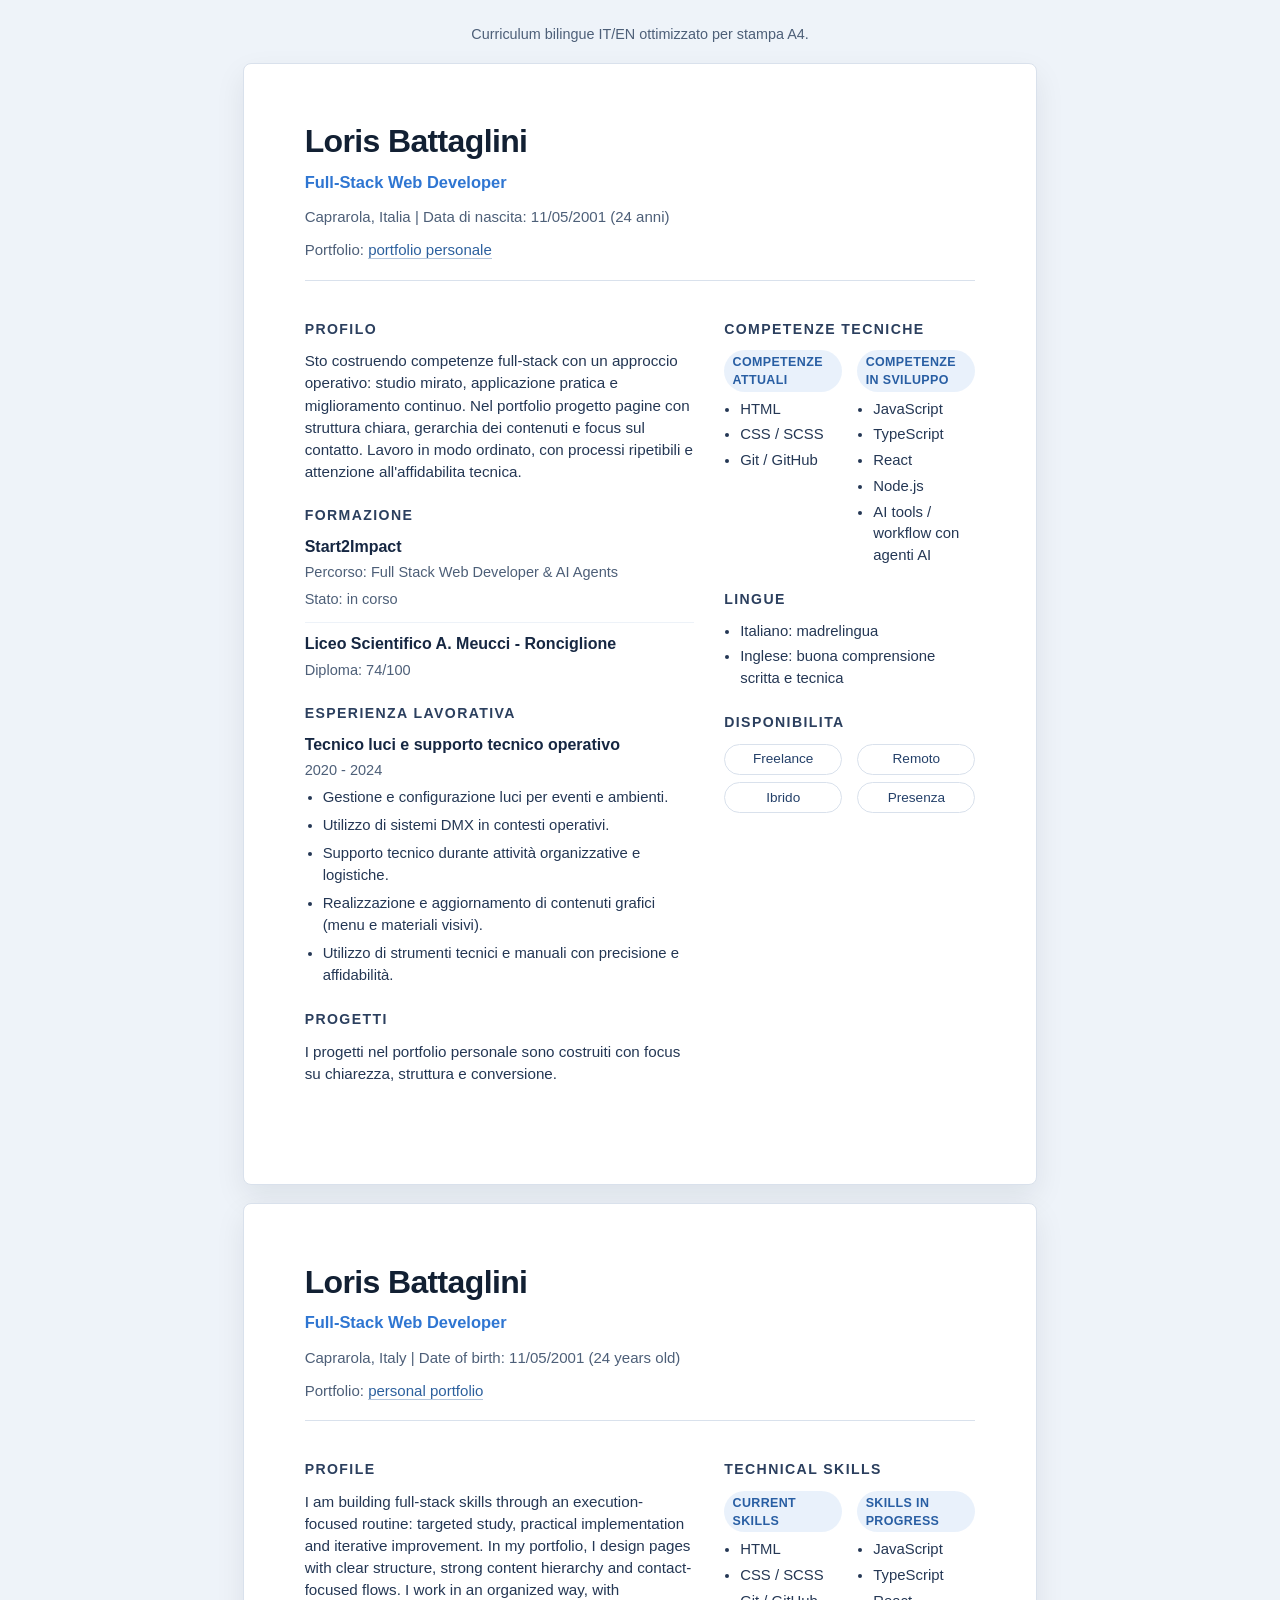
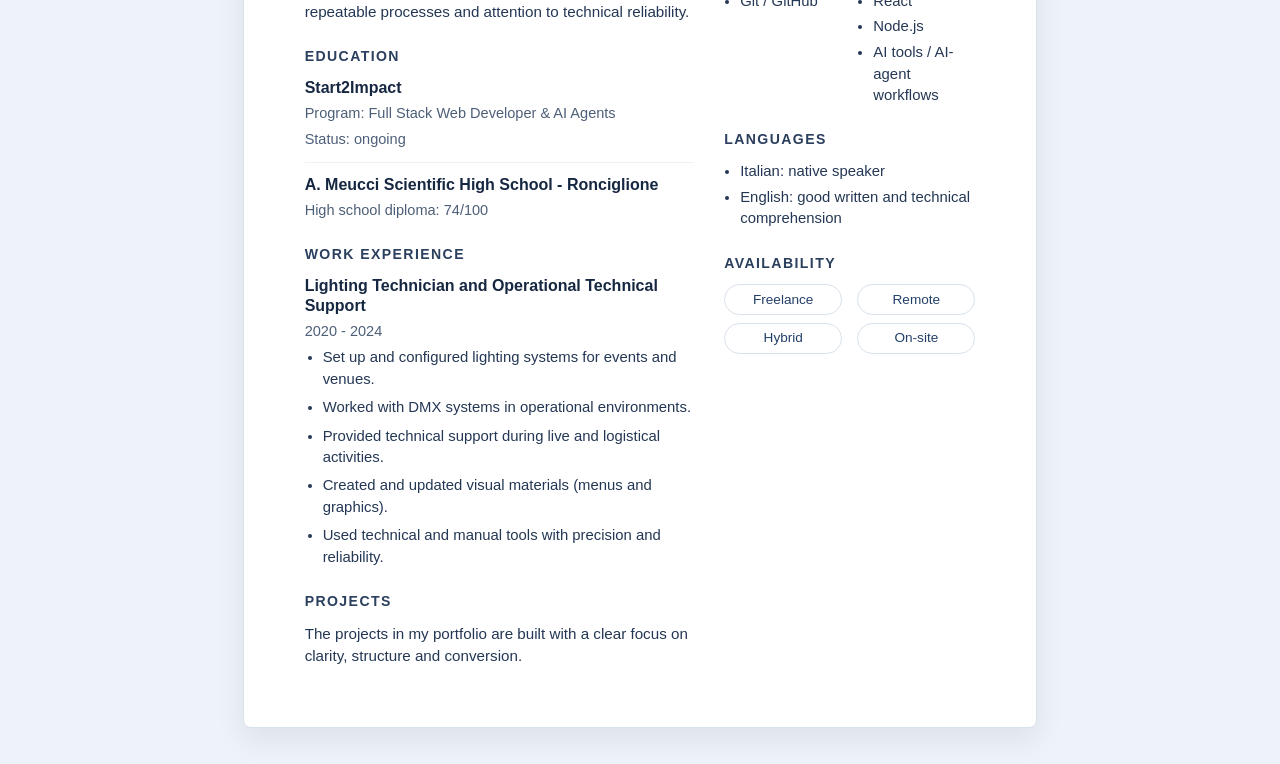
<file: assets/html/curriculum.html>
﻿<!DOCTYPE html>
<html lang="it">
<head>
  <meta charset="UTF-8">
  <meta name="viewport" content="width=device-width, initial-scale=1.0">
  <title>Loris Battaglini | Curriculum Vitae</title>
  <meta name="description" content="Curriculum professionale di Loris Battaglini, Full-Stack Web Developer.">
  <style>
    :root {
      --ink: #122033;
      --muted: #4d5f78;
      --line: #d9e1ec;
      --accent: #2f76d2;
      --paper: #ffffff;
      --bg: #eef3f9;
    }

    * {
      box-sizing: border-box;
    }

    body {
      margin: 0;
      font-family: "Segoe UI", "Manrope", "Inter", Arial, sans-serif;
      color: var(--ink);
      background: var(--bg);
      line-height: 1.45;
    }

    .cv-wrapper {
      width: min(100%, 980px);
      margin: 0 auto;
      padding: 24px 12px 36px;
      display: grid;
      gap: 18px;
    }

    .screen-note {
      margin: 0;
      color: var(--muted);
      text-align: center;
      font-size: 0.9rem;
    }

    .page {
      width: 210mm;
      min-height: 297mm;
      margin: 0 auto;
      background: var(--paper);
      border: 1px solid var(--line);
      border-radius: 8px;
      box-shadow: 0 12px 30px rgba(12, 24, 40, 0.08);
      padding: 16mm;
      display: grid;
      grid-template-rows: auto 1fr;
      gap: 10mm;
    }

    .cv-header {
      display: grid;
      gap: 3mm;
      border-bottom: 1px solid var(--line);
      padding-bottom: 5mm;
    }

    .cv-header h1 {
      margin: 0;
      font-size: 2rem;
      line-height: 1.1;
      letter-spacing: -0.02em;
    }

    .role {
      margin: 0;
      color: var(--accent);
      font-weight: 600;
      font-size: 1.03rem;
    }

    .meta {
      margin: 0;
      color: var(--muted);
      font-size: 0.94rem;
    }

    .portfolio-link {
      color: #2c609e;
      text-decoration: none;
      border-bottom: 1px solid rgba(44, 96, 158, 0.35);
      transition: color 0.2s ease, border-color 0.2s ease;
    }

    .portfolio-link:hover {
      color: #204f88;
      border-bottom-color: rgba(32, 79, 136, 0.5);
    }

    .cv-body {
      display: grid;
      grid-template-columns: 1.55fr 1fr;
      gap: 8mm;
      align-items: start;
    }

    .main,
    .side {
      display: grid;
      gap: 6mm;
      align-content: start;
    }

    section {
      display: grid;
      gap: 3mm;
    }

    h2 {
      margin: 0;
      font-size: 0.88rem;
      letter-spacing: 0.1em;
      text-transform: uppercase;
      color: #2b3f5e;
      font-weight: 700;
    }

    h3 {
      margin: 0;
      font-size: 1rem;
      font-weight: 600;
      line-height: 1.25;
      color: #162742;
    }

    p {
      margin: 0;
      color: #243754;
      font-size: 0.95rem;
    }

    .muted {
      color: var(--muted);
      font-size: 0.91rem;
    }

    ul {
      margin: 0;
      padding-left: 18px;
      display: grid;
      gap: 1.8mm;
    }

    li {
      color: #243754;
      font-size: 0.93rem;
    }

    .item {
      display: grid;
      gap: 1.4mm;
      padding-bottom: 3.2mm;
      border-bottom: 1px solid #edf2f8;
    }

    .item:last-child {
      padding-bottom: 0;
      border-bottom: 0;
    }

    .skills-grid {
      display: grid;
      grid-template-columns: 1fr 1fr;
      gap: 4mm;
    }

    .badge-label {
      display: inline-block;
      margin-bottom: 1.8mm;
      padding: 0.7mm 2.2mm;
      border-radius: 999px;
      background: rgba(47, 118, 210, 0.1);
      color: #285ea3;
      font-size: 0.78rem;
      font-weight: 600;
      letter-spacing: 0.03em;
      text-transform: uppercase;
    }

    .compact-list {
      padding-left: 16px;
      gap: 1.1mm;
    }

    .availability-list {
      list-style: none;
      padding-left: 0;
      grid-template-columns: 1fr 1fr;
      display: grid;
      gap: 2mm 4mm;
    }

    .availability-list li {
      border: 1px solid var(--line);
      border-radius: 999px;
      padding: 1.2mm 2.4mm;
      text-align: center;
      font-size: 0.85rem;
      color: #244069;
    }

    @media (max-width: 1050px) {
      .page {
        width: 100%;
        min-height: auto;
      }
    }

    @media (max-width: 760px) {
      .cv-body {
        grid-template-columns: 1fr;
      }
      .skills-grid {
        grid-template-columns: 1fr;
      }
      .availability-list {
        grid-template-columns: 1fr 1fr;
      }
    }

    @media print {
      @page {
        size: A4;
        margin: 10mm;
      }

      body {
        background: #fff;
      }

      .cv-wrapper {
        width: auto;
        max-width: none;
        margin: 0;
        padding: 0;
        gap: 0;
      }

      .screen-note {
        display: none;
      }

      .page {
        width: auto;
        min-height: auto;
        margin: 0;
        border: 0;
        border-radius: 0;
        box-shadow: none;
        padding: 0;
        page-break-after: always;
      }

      .page:last-child {
        page-break-after: auto;
      }
    }
  </style>
</head>
<body>
  <main class="cv-wrapper">
    <p class="screen-note">Curriculum bilingue IT/EN ottimizzato per stampa A4.</p>

    <section class="page page-it" aria-label="Curriculum in italiano">
      <header class="cv-header">
        <h1>Loris Battaglini</h1>
        <p class="role">Full-Stack Web Developer</p>
        <p class="meta">Caprarola, Italia | Data di nascita: 11/05/2001 (24 anni)</p>
        <p class="meta">Portfolio: <a class="portfolio-link" href="../../index.html" target="_blank" rel="noopener noreferrer">portfolio personale</a></p>
      </header>

      <div class="cv-body">
        <div class="main">
          <section>
            <h2>Profilo</h2>
            <p>
              Sto costruendo competenze full-stack con un approccio operativo: studio mirato, applicazione pratica e miglioramento continuo.
              Nel portfolio progetto pagine con struttura chiara, gerarchia dei contenuti e focus sul contatto.
              Lavoro in modo ordinato, con processi ripetibili e attenzione all'affidabilita tecnica.
            </p>
          </section>

          <section>
            <h2>Formazione</h2>
            <article class="item">
              <h3>Start2Impact</h3>
              <p class="muted">Percorso: Full Stack Web Developer &amp; AI Agents</p>
              <p class="muted">Stato: in corso</p>
            </article>
            <article class="item">
              <h3>Liceo Scientifico A. Meucci - Ronciglione</h3>
              <p class="muted">Diploma: 74/100</p>
            </article>
          </section>

          <section>
            <h2>Esperienza lavorativa</h2>
            <article class="item">
              <h3>Tecnico luci e supporto tecnico operativo</h3>
              <p class="muted">2020 - 2024</p>
              <ul>
                <li>Gestione e configurazione luci per eventi e ambienti.</li>
                <li>Utilizzo di sistemi DMX in contesti operativi.</li>
                <li>Supporto tecnico durante attività organizzative e logistiche.</li>
                <li>Realizzazione e aggiornamento di contenuti grafici (menu e materiali visivi).</li>
                <li>Utilizzo di strumenti tecnici e manuali con precisione e affidabilità.</li>
              </ul>
            </article>
          </section>

          <section>
            <h2>Progetti</h2>
            <p>I progetti nel portfolio personale sono costruiti con focus su chiarezza, struttura e conversione.</p>
          </section>
        </div>

        <aside class="side">
          <section>
            <h2>Competenze tecniche</h2>
            <div class="skills-grid">
              <div>
                <span class="badge-label">Competenze attuali</span>
                <ul class="compact-list">
                  <li>HTML</li>
                  <li>CSS / SCSS</li>
                  <li>Git / GitHub</li>
                </ul>
              </div>
              <div>
                <span class="badge-label">Competenze in sviluppo</span>
                <ul class="compact-list">
                  <li>JavaScript</li>
                  <li>TypeScript</li>
                  <li>React</li>
                  <li>Node.js</li>
                  <li>AI tools / workflow con agenti AI</li>
                </ul>
              </div>
            </div>
          </section>

          <section>
            <h2>Lingue</h2>
            <ul class="compact-list">
              <li>Italiano: madrelingua</li>
              <li>Inglese: buona comprensione scritta e tecnica</li>
            </ul>
          </section>

          <section>
            <h2>Disponibilita</h2>
            <ul class="availability-list">
              <li>Freelance</li>
              <li>Remoto</li>
              <li>Ibrido</li>
              <li>Presenza</li>
            </ul>
          </section>
        </aside>
      </div>
    </section>

    <section class="page page-en" aria-label="Resume in English">
      <header class="cv-header">
        <h1>Loris Battaglini</h1>
        <p class="role">Full-Stack Web Developer</p>
        <p class="meta">Caprarola, Italy | Date of birth: 11/05/2001 (24 years old)</p>
        <p class="meta">Portfolio: <a class="portfolio-link" href="../../index.html" target="_blank" rel="noopener noreferrer">personal portfolio</a></p>
      </header>

      <div class="cv-body">
        <div class="main">
          <section>
            <h2>Profile</h2>
            <p>
              I am building full-stack skills through an execution-focused routine: targeted study, practical implementation and iterative improvement.
              In my portfolio, I design pages with clear structure, strong content hierarchy and contact-focused flows.
              I work in an organized way, with repeatable processes and attention to technical reliability.
            </p>
          </section>

          <section>
            <h2>Education</h2>
            <article class="item">
              <h3>Start2Impact</h3>
              <p class="muted">Program: Full Stack Web Developer &amp; AI Agents</p>
              <p class="muted">Status: ongoing</p>
            </article>
            <article class="item">
              <h3>A. Meucci Scientific High School - Ronciglione</h3>
              <p class="muted">High school diploma: 74/100</p>
            </article>
          </section>

          <section>
            <h2>Work experience</h2>
            <article class="item">
              <h3>Lighting Technician and Operational Technical Support</h3>
              <p class="muted">2020 - 2024</p>
              <ul>
                <li>Set up and configured lighting systems for events and venues.</li>
                <li>Worked with DMX systems in operational environments.</li>
                <li>Provided technical support during live and logistical activities.</li>
                <li>Created and updated visual materials (menus and graphics).</li>
                <li>Used technical and manual tools with precision and reliability.</li>
              </ul>
            </article>
          </section>

          <section>
            <h2>Projects</h2>
            <p>The projects in my portfolio are built with a clear focus on clarity, structure and conversion.</p>
          </section>
        </div>

        <aside class="side">
          <section>
            <h2>Technical skills</h2>
            <div class="skills-grid">
              <div>
                <span class="badge-label">Current skills</span>
                <ul class="compact-list">
                  <li>HTML</li>
                  <li>CSS / SCSS</li>
                  <li>Git / GitHub</li>
                </ul>
              </div>
              <div>
                <span class="badge-label">Skills in progress</span>
                <ul class="compact-list">
                  <li>JavaScript</li>
                  <li>TypeScript</li>
                  <li>React</li>
                  <li>Node.js</li>
                  <li>AI tools / AI-agent workflows</li>
                </ul>
              </div>
            </div>
          </section>

          <section>
            <h2>Languages</h2>
            <ul class="compact-list">
              <li>Italian: native speaker</li>
              <li>English: good written and technical comprehension</li>
            </ul>
          </section>

          <section>
            <h2>Availability</h2>
            <ul class="availability-list">
              <li>Freelance</li>
              <li>Remote</li>
              <li>Hybrid</li>
              <li>On-site</li>
            </ul>
          </section>
        </aside>
      </div>
    </section>
  </main>
</body>
</html>
</file>
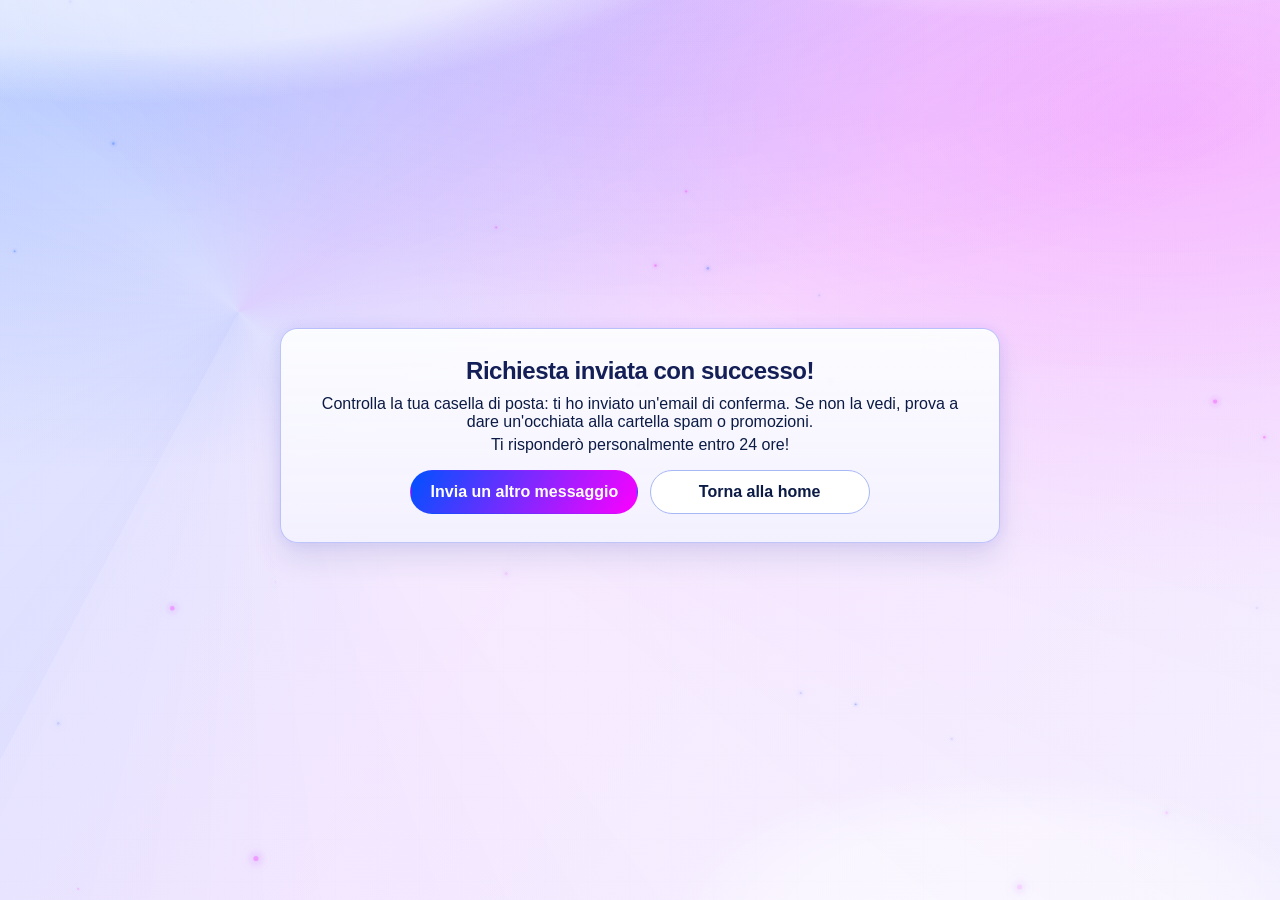
<file: assets/html/form-success.html>
﻿<!DOCTYPE html>
<html lang="it">
<head>
  <meta charset="UTF-8">
  <meta name="viewport" content="width=device-width, initial-scale=1.0">
  <title>Messaggio inviato | Loris Battaglini</title>
  <meta name="description" content="Conferma di invio del form di contatto.">
  <style>
    html.theme-dark,
    html.theme-dark body {
      background: #070f1d;
      color: #f2f7ff;
    }
  </style>
  <script src="../js/theme-preload.js"></script>
  <link rel="icon" type="image/png" href="../img/favicon/favicon_io/favicon-32x32.png">
  <link rel="stylesheet" href="../css/style.css">
  <style>
    .success-actions {
      margin-top: 1rem;
      display: flex;
      gap: 0.7rem;
      justify-content: center;
      flex-wrap: wrap;
    }

    .success-btn {
      display: inline-flex;
      align-items: center;
      justify-content: center;
      min-width: 220px;
      min-height: 44px;
      padding: 0.6rem 1.2rem;
      border-radius: 999px;
      font-weight: 700;
      text-decoration: none;
      border: 1px solid transparent;
    }

    .success-btn-primary {
      background: linear-gradient(120deg, var(--accent), var(--accent-2));
      color: #fff;
    }

    .success-btn-secondary {
      background: #fff;
      color: var(--text);
      border-color: var(--line-strong);
    }
  </style>
</head>
<body>
  <canvas id="universe-canvas" class="universe-canvas" aria-hidden="true"></canvas>
  <main class="site-shell" style="min-height: 100vh; place-content: center;">
    <section class="about-card" style="max-width: 720px; margin: 0 auto; text-align: center;">
      <h1 style="margin-top: 0;" data-success-key="heading">Form inviato con successo.</h1>
      <p style="margin: 0.6rem 0 0;" data-success-key="lineOne">Ti rispondo via email entro 24 ore.</p>
      <p style="margin: 0.35rem 0 0;" data-success-key="lineTwo">Se il progetto e adatto, possiamo sentirci in una breve call.</p>
      <div class="success-actions">
        <a href="../../index.html#form" class="success-btn success-btn-primary" data-success-key="sendAnother">Invia un altro messaggio</a>
        <a href="../../index.html" class="success-btn success-btn-secondary" data-success-key="backHome">Torna alla home</a>
      </div>
    </section>
  </main>

  <script src="../js/form-success.js"></script>
</body>
</html>
</file>
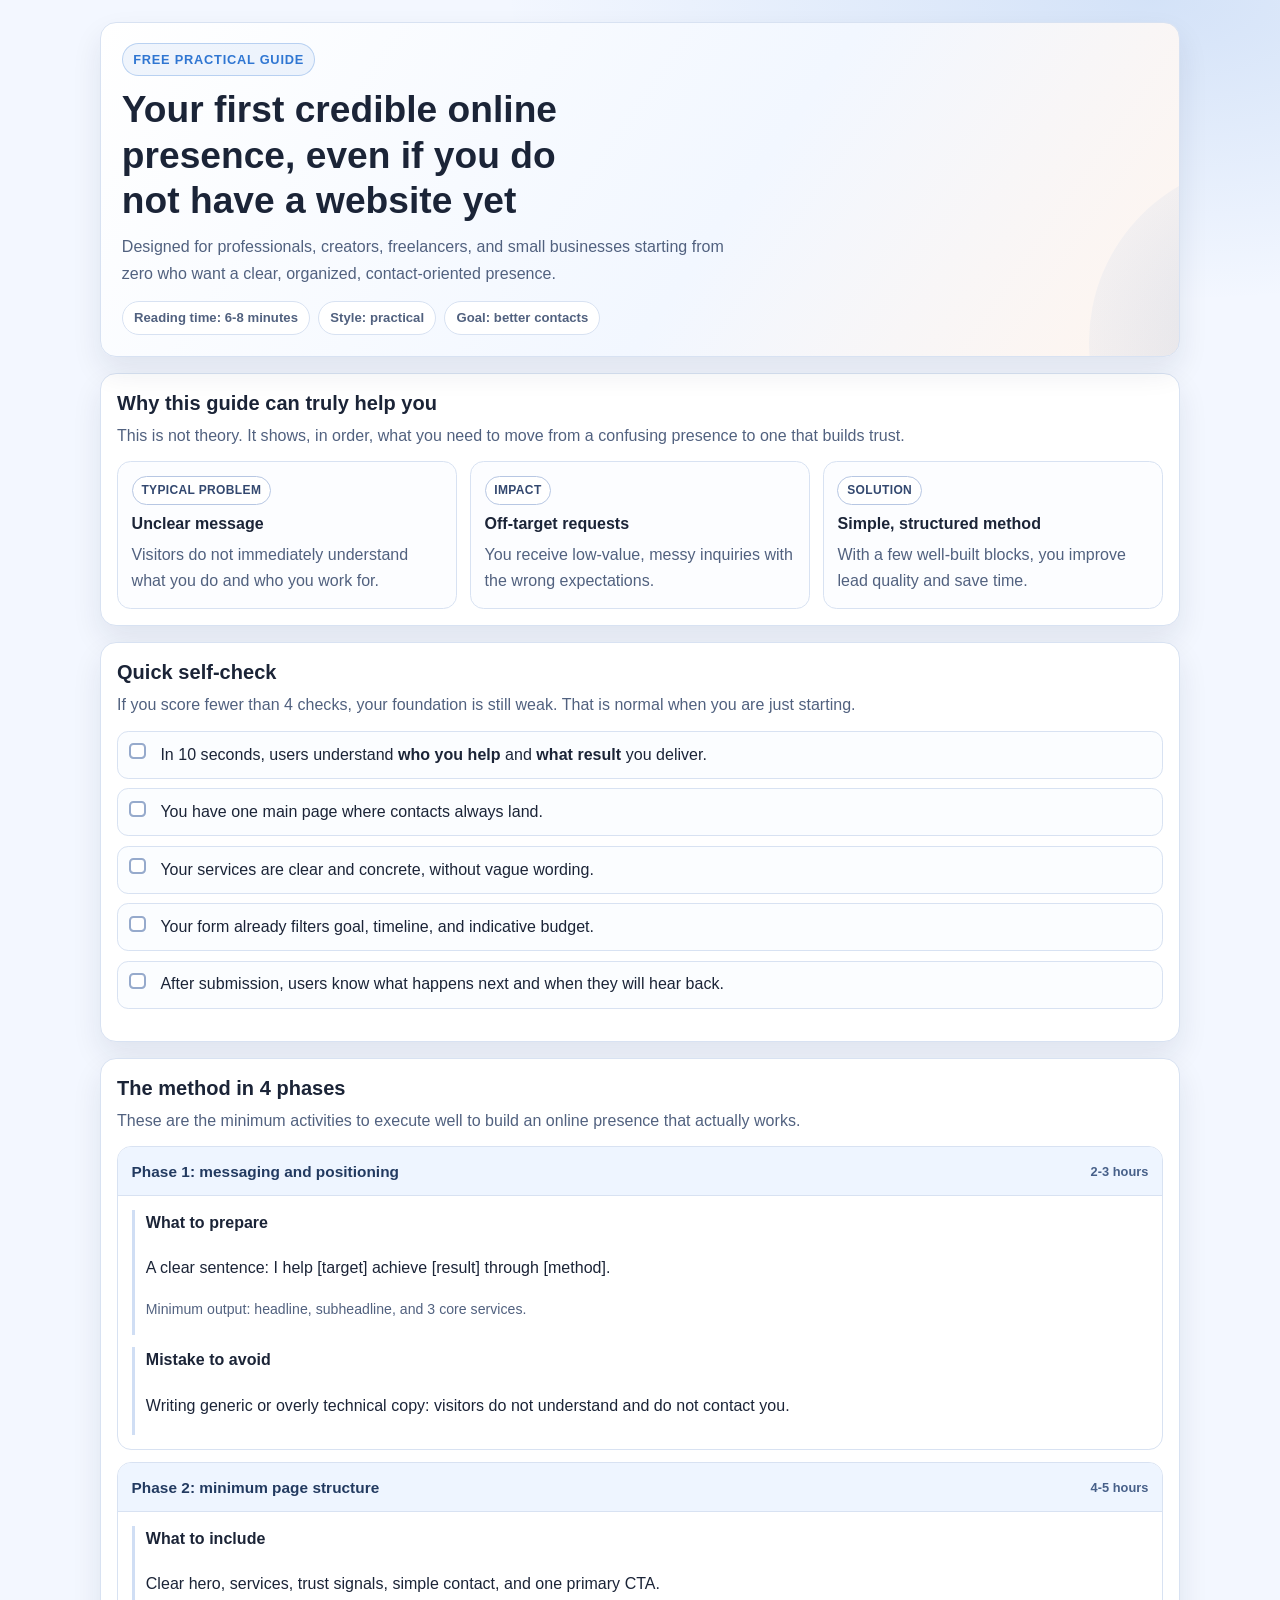
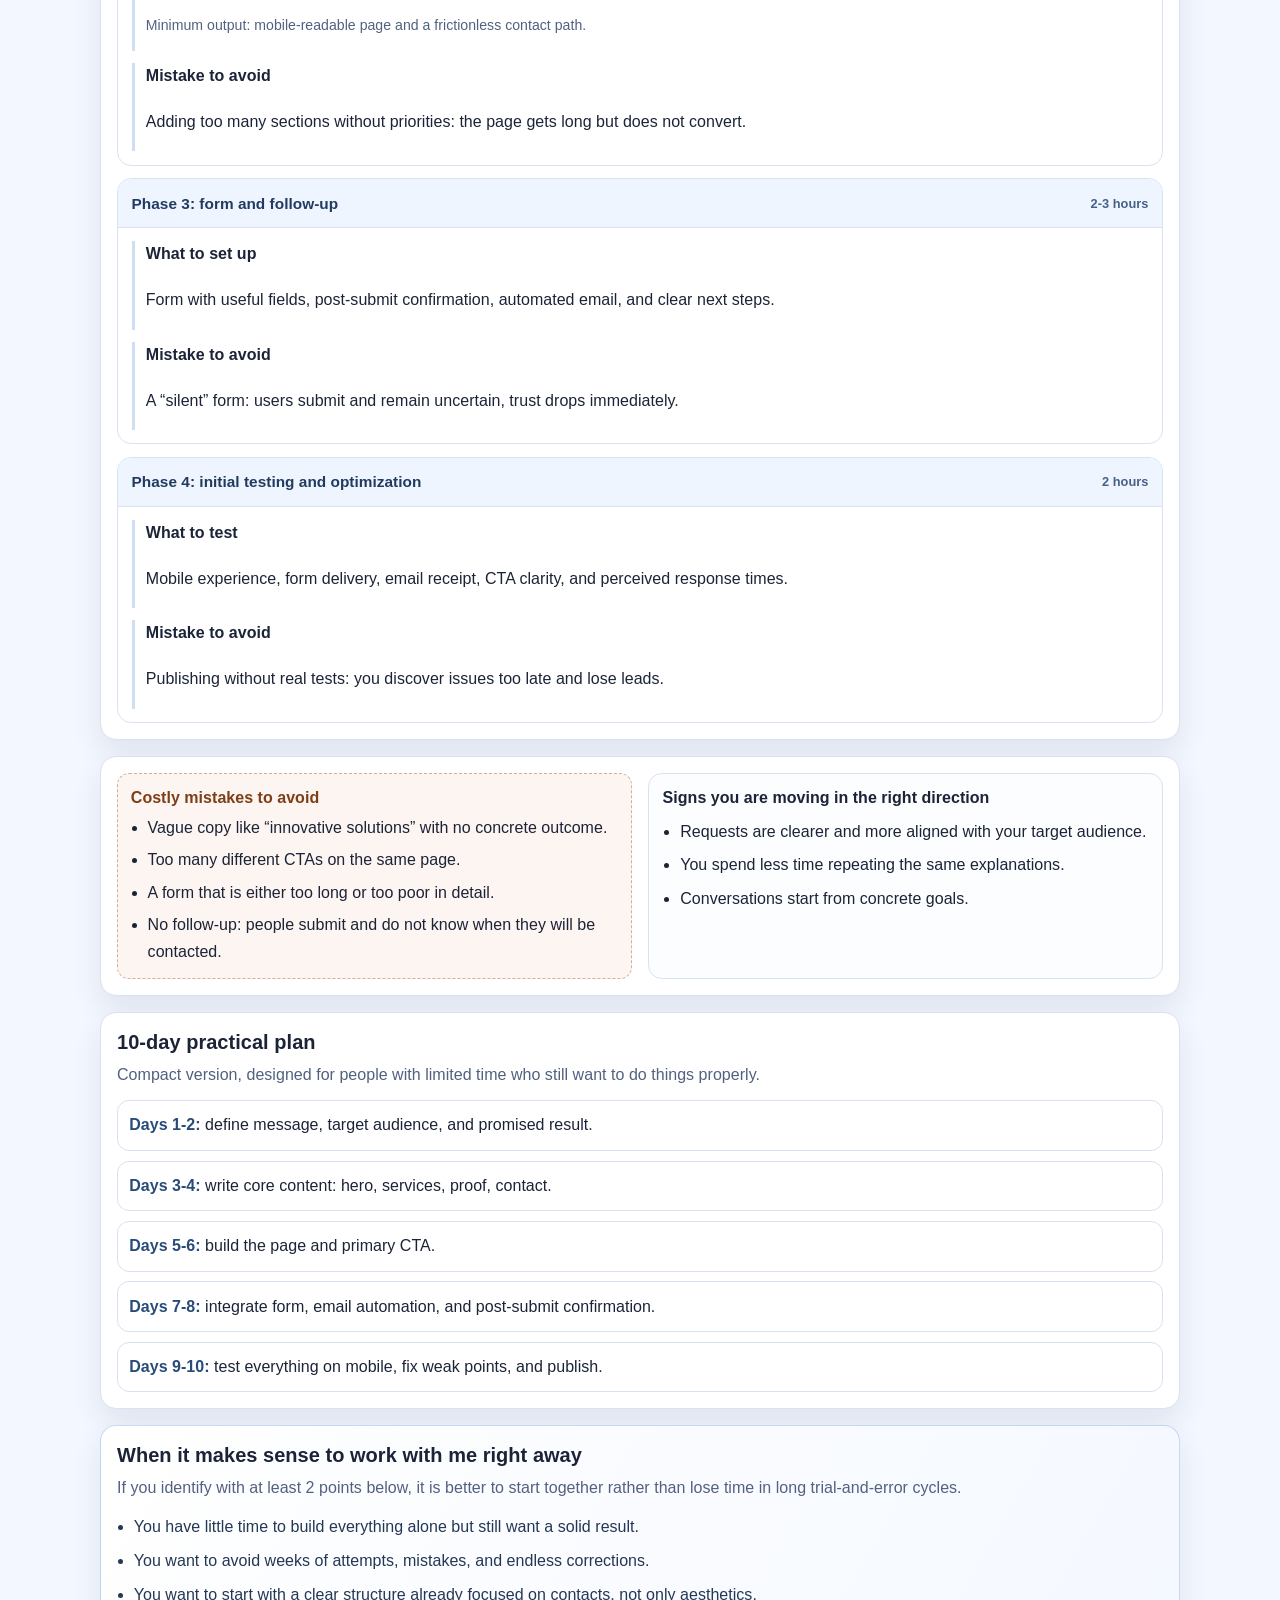
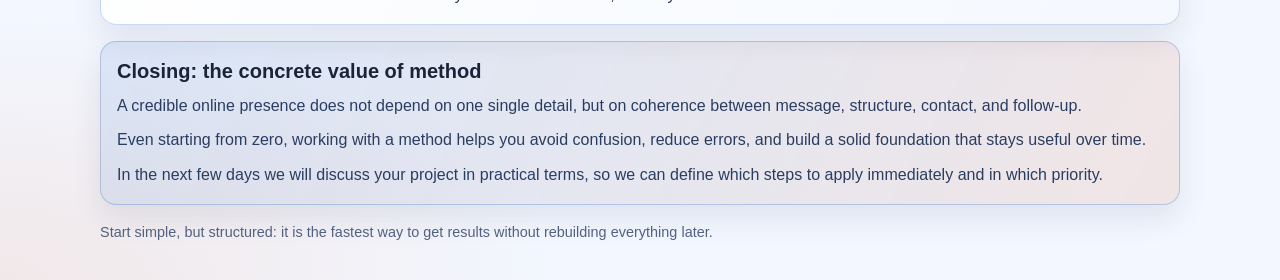
<file: assets/html/guida-presenza-online-en.html>
﻿<!DOCTYPE html>
<html lang="en">
<head>
  <meta charset="UTF-8">
  <meta name="viewport" content="width=device-width, initial-scale=1.0">
  <title>Practical Guide: your first credible online presence (even if you start from zero)</title>
  <meta name="description" content="An operational guide for professionals, creators, freelancers, and small businesses who want a clear online presence and better inbound contacts.">
  <style>
    :root {
      --bg: #f3f7ff;
      --paper: #ffffff;
      --text: #1b2437;
      --muted: #51617f;
      --line: #d8e2f2;
      --line-strong: #b7c7e3;
      --accent: #2f76d2;
      --accent-2: #e58b63;
      --accent-soft: #eef5ff;
      --good: #1f7a4e;
      --warn: #a85a24;
      --shadow: 0 14px 30px rgba(20, 36, 62, 0.09);
    }

    * {
      box-sizing: border-box;
    }

    body {
      margin: 0;
      font-family: "Sora", "Segoe UI", Tahoma, sans-serif;
      background:
        radial-gradient(900px 420px at 90% 0%, rgba(47, 118, 210, 0.16), transparent 72%),
        radial-gradient(800px 380px at 0% 100%, rgba(229, 139, 99, 0.14), transparent 70%),
        var(--bg);
      color: var(--text);
      line-height: 1.65;
      letter-spacing: 0.002em;
    }

    .shell {
      width: min(1080px, 94vw);
      margin: 1.35rem auto 2.2rem;
      display: grid;
      gap: 1rem;
    }

    .panel {
      background: var(--paper);
      border: 1px solid var(--line);
      border-radius: 1rem;
      padding: 1rem;
      box-shadow: var(--shadow);
    }

    .hero {
      padding: 1.3rem;
      background: linear-gradient(125deg, #ffffff 0%, #f2f7ff 58%, #fff5ee 100%);
      position: relative;
      overflow: hidden;
    }

    .hero::after {
      content: "";
      position: absolute;
      inset: auto -25% -50% auto;
      width: 360px;
      height: 360px;
      border-radius: 999px;
      background: radial-gradient(circle, rgba(47, 118, 210, 0.16), rgba(47, 118, 210, 0));
      pointer-events: none;
    }

    .eyebrow {
      margin: 0;
      display: inline-flex;
      align-items: center;
      gap: 0.35rem;
      padding: 0.3rem 0.65rem;
      border-radius: 999px;
      border: 1px solid rgba(47, 118, 210, 0.28);
      background: rgba(47, 118, 210, 0.07);
      color: var(--accent);
      font-size: 0.8rem;
      font-weight: 700;
      text-transform: uppercase;
      letter-spacing: 0.06em;
    }

    h1 {
      margin: 0.7rem 0 0;
      font-size: clamp(1.55rem, 2.9vw, 2.35rem);
      line-height: 1.22;
      max-width: 24ch;
    }

    .hero-subtitle {
      margin: 0.7rem 0 0;
      max-width: 70ch;
      color: var(--muted);
    }

    .chips {
      margin-top: 0.9rem;
      display: flex;
      flex-wrap: wrap;
      gap: 0.5rem;
    }

    .chip {
      display: inline-flex;
      align-items: center;
      min-height: 2rem;
      padding: 0.3rem 0.7rem;
      border-radius: 999px;
      border: 1px solid var(--line);
      background: #fff;
      color: var(--muted);
      font-size: 0.82rem;
      font-weight: 600;
    }

    h2 {
      margin: 0;
      font-size: 1.25rem;
      line-height: 1.33;
    }

    h3 {
      margin: 0;
      font-size: 1rem;
      line-height: 1.35;
    }

    .section-head {
      margin-bottom: 0.75rem;
    }

    .section-head p {
      margin: 0.4rem 0 0;
      color: var(--muted);
    }

    .grid-2 {
      display: grid;
      gap: 1rem;
      grid-template-columns: repeat(2, minmax(0, 1fr));
    }

    .grid-3 {
      display: grid;
      gap: 0.8rem;
      grid-template-columns: repeat(3, minmax(0, 1fr));
    }

    .card {
      border: 1px solid var(--line);
      border-radius: 0.85rem;
      padding: 0.85rem;
      background: #fcfdff;
    }

    .card p {
      margin: 0.45rem 0 0;
      color: var(--muted);
    }

    .pill {
      display: inline-block;
      margin-bottom: 0.5rem;
      padding: 0.24rem 0.55rem;
      border-radius: 999px;
      border: 1px solid var(--line-strong);
      background: #fff;
      color: #33486f;
      font-size: 0.75rem;
      font-weight: 700;
      letter-spacing: 0.03em;
      text-transform: uppercase;
    }

    .list {
      margin: 0.6rem 0 0;
      padding-left: 1.1rem;
      display: grid;
      gap: 0.45rem;
    }

    .diagnostic {
      margin-top: 0.7rem;
      display: grid;
      gap: 0.58rem;
      list-style: none;
      padding: 0;
    }

    .diagnostic li {
      padding: 0.62rem 0.7rem;
      border: 1px solid var(--line);
      border-radius: 0.7rem;
      display: grid;
      grid-template-columns: 1.35rem 1fr;
      gap: 0.6rem;
      align-items: start;
      background: #fbfdff;
    }

    .box {
      width: 1.02rem;
      height: 1.02rem;
      border: 2px solid #96aacc;
      border-radius: 0.28rem;
      margin-top: 0.1rem;
      background: #fff;
    }

    .phase {
      border: 1px solid var(--line);
      border-radius: 0.88rem;
      background: #fff;
      overflow: hidden;
    }

    .phase-head {
      padding: 0.72rem 0.85rem;
      border-bottom: 1px solid var(--line);
      background: var(--accent-soft);
      display: flex;
      flex-wrap: wrap;
      gap: 0.4rem;
      align-items: center;
      justify-content: space-between;
    }

    .phase-title {
      font-size: 0.96rem;
      font-weight: 700;
      color: #223a60;
    }

    .phase-time {
      font-size: 0.8rem;
      color: #476089;
      font-weight: 700;
    }

    .phase-body {
      padding: 0.82rem 0.85rem;
      display: grid;
      gap: 0.75rem;
    }

    .step-block {
      border-left: 3px solid #d0def4;
      padding-left: 0.7rem;
    }

    .step-block strong {
      display: inline-block;
      margin-bottom: 0.22rem;
    }

    .step-note {
      margin-top: 0.35rem;
      font-size: 0.88rem;
      color: var(--muted);
    }

    .mini-cta {
      margin-top: 0.78rem;
      background: linear-gradient(120deg, rgba(47, 118, 210, 0.11), rgba(229, 139, 99, 0.13));
      border-color: rgba(47, 118, 210, 0.28);
    }

    .mini-cta p {
      margin: 0.4rem 0 0;
      color: #2e436a;
    }

    .mini-actions {
      margin-top: 0.7rem;
      display: flex;
      flex-wrap: wrap;
      gap: 0.5rem;
    }

    .warning {
      border: 1px dashed rgba(168, 90, 36, 0.45);
      border-radius: 0.75rem;
      background: rgba(229, 139, 99, 0.09);
      padding: 0.8rem;
    }

    .warning h3 {
      color: #7d3f17;
      margin-bottom: 0.42rem;
    }

    .warning ul {
      margin: 0;
      padding-left: 1.05rem;
      display: grid;
      gap: 0.38rem;
    }

    .timeline {
      margin: 0;
      padding: 0;
      list-style: none;
      display: grid;
      gap: 0.6rem;
    }

    .timeline li {
      border: 1px solid var(--line);
      border-radius: 0.75rem;
      padding: 0.7rem;
      background: #fff;
    }

    .timeline li strong {
      color: #284b79;
    }

    .criteria-box {
      background: linear-gradient(120deg, #ffffff, #f4f8ff);
      border-color: rgba(47, 118, 210, 0.26);
    }

    .criteria-list {
      margin: 0.65rem 0 0;
      padding-left: 1.05rem;
      display: grid;
      gap: 0.48rem;
    }

    .criteria-list li {
      color: #243754;
    }

    .cta {
      background: linear-gradient(120deg, rgba(47, 118, 210, 0.12), rgba(229, 139, 99, 0.16));
      border: 1px solid rgba(47, 118, 210, 0.3);
    }

    .cta p {
      color: #2a3d61;
      margin: 0.5rem 0 0;
    }

    .cta-actions {
      margin-top: 0.9rem;
      display: flex;
      flex-wrap: wrap;
      gap: 0.55rem;
    }

    .btn {
      display: inline-flex;
      align-items: center;
      justify-content: center;
      min-height: 2.55rem;
      border-radius: 999px;
      padding: 0.55rem 1.05rem;
      border: 1px solid transparent;
      font-size: 0.93rem;
      font-weight: 700;
      text-decoration: none;
      transition: transform 0.2s ease, box-shadow 0.2s ease, border-color 0.2s ease;
    }

    .btn:hover {
      transform: translateY(-1px);
    }

    .btn-primary {
      color: #fff;
      background: linear-gradient(120deg, var(--accent), var(--accent-2));
      box-shadow: 0 10px 18px rgba(47, 118, 210, 0.24);
    }

    .btn-secondary {
      color: var(--text);
      background: #fff;
      border-color: var(--line-strong);
    }

    .note {
      color: var(--muted);
      font-size: 0.9rem;
      margin: 0;
    }

    @media (max-width: 980px) {
      .grid-2,
      .grid-3 {
        grid-template-columns: 1fr;
      }

      .shell {
        width: min(1080px, 95vw);
      }
    }
  </style>
</head>
<body>
  <main class="shell">
    <section class="panel hero">
      <p class="eyebrow">Free practical guide</p>
      <h1>Your first credible online presence, even if you do not have a website yet</h1>
      <p class="hero-subtitle">
        Designed for professionals, creators, freelancers, and small businesses starting from zero who want a clear, organized, contact-oriented presence.
      </p>
      <div class="chips">
        <span class="chip">Reading time: 6-8 minutes</span>
        <span class="chip">Style: practical</span>
        <span class="chip">Goal: better contacts</span>
      </div>
    </section>

    <section class="panel">
      <div class="section-head">
        <h2>Why this guide can truly help you</h2>
        <p>This is not theory. It shows, in order, what you need to move from a confusing presence to one that builds trust.</p>
      </div>
      <div class="grid-3">
        <article class="card">
          <span class="pill">Typical problem</span>
          <h3>Unclear message</h3>
          <p>Visitors do not immediately understand what you do and who you work for.</p>
        </article>
        <article class="card">
          <span class="pill">Impact</span>
          <h3>Off-target requests</h3>
          <p>You receive low-value, messy inquiries with the wrong expectations.</p>
        </article>
        <article class="card">
          <span class="pill">Solution</span>
          <h3>Simple, structured method</h3>
          <p>With a few well-built blocks, you improve lead quality and save time.</p>
        </article>
      </div>
    </section>

    <section class="panel">
      <div class="section-head">
        <h2>Quick self-check</h2>
        <p>If you score fewer than 4 checks, your foundation is still weak. That is normal when you are just starting.</p>
      </div>
      <ul class="diagnostic">
        <li><span class="box" aria-hidden="true"></span><span>In 10 seconds, users understand <strong>who you help</strong> and <strong>what result</strong> you deliver.</span></li>
        <li><span class="box" aria-hidden="true"></span><span>You have one main page where contacts always land.</span></li>
        <li><span class="box" aria-hidden="true"></span><span>Your services are clear and concrete, without vague wording.</span></li>
        <li><span class="box" aria-hidden="true"></span><span>Your form already filters goal, timeline, and indicative budget.</span></li>
        <li><span class="box" aria-hidden="true"></span><span>After submission, users know what happens next and when they will hear back.</span></li>
      </ul>
    </section>

    <section class="panel">
      <div class="section-head">
        <h2>The method in 4 phases</h2>
        <p>These are the minimum activities to execute well to build an online presence that actually works.</p>
      </div>

      <article class="phase">
        <div class="phase-head">
          <span class="phase-title">Phase 1: messaging and positioning</span>
          <span class="phase-time">2-3 hours</span>
        </div>
        <div class="phase-body">
          <div class="step-block">
            <strong>What to prepare</strong>
            <p>A clear sentence: I help [target] achieve [result] through [method].</p>
            <p class="step-note">Minimum output: headline, subheadline, and 3 core services.</p>
          </div>
          <div class="step-block">
            <strong>Mistake to avoid</strong>
            <p>Writing generic or overly technical copy: visitors do not understand and do not contact you.</p>
          </div>
        </div>
      </article>

      <article class="phase" style="margin-top: 0.78rem;">
        <div class="phase-head">
          <span class="phase-title">Phase 2: minimum page structure</span>
          <span class="phase-time">4-5 hours</span>
        </div>
        <div class="phase-body">
          <div class="step-block">
            <strong>What to include</strong>
            <p>Clear hero, services, trust signals, simple contact, and one primary CTA.</p>
            <p class="step-note">Minimum output: mobile-readable page and a frictionless contact path.</p>
          </div>
          <div class="step-block">
            <strong>Mistake to avoid</strong>
            <p>Adding too many sections without priorities: the page gets long but does not convert.</p>
          </div>
        </div>
      </article>

      <article class="phase" style="margin-top: 0.78rem;">
        <div class="phase-head">
          <span class="phase-title">Phase 3: form and follow-up</span>
          <span class="phase-time">2-3 hours</span>
        </div>
        <div class="phase-body">
          <div class="step-block">
            <strong>What to set up</strong>
            <p>Form with useful fields, post-submit confirmation, automated email, and clear next steps.</p>
          </div>
          <div class="step-block">
            <strong>Mistake to avoid</strong>
            <p>A “silent” form: users submit and remain uncertain, trust drops immediately.</p>
          </div>
        </div>
      </article>

      <article class="phase" style="margin-top: 0.78rem;">
        <div class="phase-head">
          <span class="phase-title">Phase 4: initial testing and optimization</span>
          <span class="phase-time">2 hours</span>
        </div>
        <div class="phase-body">
          <div class="step-block">
            <strong>What to test</strong>
            <p>Mobile experience, form delivery, email receipt, CTA clarity, and perceived response times.</p>
          </div>
          <div class="step-block">
            <strong>Mistake to avoid</strong>
            <p>Publishing without real tests: you discover issues too late and lose leads.</p>
          </div>
        </div>
      </article>
    </section>

    <section class="panel grid-2">
      <article class="warning">
        <h3>Costly mistakes to avoid</h3>
        <ul>
          <li>Vague copy like “innovative solutions” with no concrete outcome.</li>
          <li>Too many different CTAs on the same page.</li>
          <li>A form that is either too long or too poor in detail.</li>
          <li>No follow-up: people submit and do not know when they will be contacted.</li>
        </ul>
      </article>
      <article class="card">
        <h3>Signs you are moving in the right direction</h3>
        <ul class="list">
          <li>Requests are clearer and more aligned with your target audience.</li>
          <li>You spend less time repeating the same explanations.</li>
          <li>Conversations start from concrete goals.</li>
        </ul>
      </article>
    </section>

    <section class="panel">
      <div class="section-head">
        <h2>10-day practical plan</h2>
        <p>Compact version, designed for people with limited time who still want to do things properly.</p>
      </div>
      <ol class="timeline">
        <li><strong>Days 1-2:</strong> define message, target audience, and promised result.</li>
        <li><strong>Days 3-4:</strong> write core content: hero, services, proof, contact.</li>
        <li><strong>Days 5-6:</strong> build the page and primary CTA.</li>
        <li><strong>Days 7-8:</strong> integrate form, email automation, and post-submit confirmation.</li>
        <li><strong>Days 9-10:</strong> test everything on mobile, fix weak points, and publish.</li>
      </ol>
    </section>

    <section class="panel criteria-box">
      <div class="section-head">
        <h2>When it makes sense to work with me right away</h2>
        <p>If you identify with at least 2 points below, it is better to start together rather than lose time in long trial-and-error cycles.</p>
      </div>
      <ul class="criteria-list">
        <li>You have little time to build everything alone but still want a solid result.</li>
        <li>You want to avoid weeks of attempts, mistakes, and endless corrections.</li>
        <li>You want to start with a clear structure already focused on contacts, not only aesthetics.</li>
      </ul>
    </section>

    <section class="panel cta">
      <h2>Closing: the concrete value of method</h2>
      <p>
        A credible online presence does not depend on one single detail, but on coherence between message, structure, contact, and follow-up.
      </p>
      <p>
        Even starting from zero, working with a method helps you avoid confusion, reduce errors, and build a solid foundation that stays useful over time.
      </p>
      <p>
        In the next few days we will discuss your project in practical terms, so we can define which steps to apply immediately and in which priority.
      </p>
    </section>

    <p class="note">
      Start simple, but structured: it is the fastest way to get results without rebuilding everything later.
    </p>
  </main>
</body>
</html>
</file>
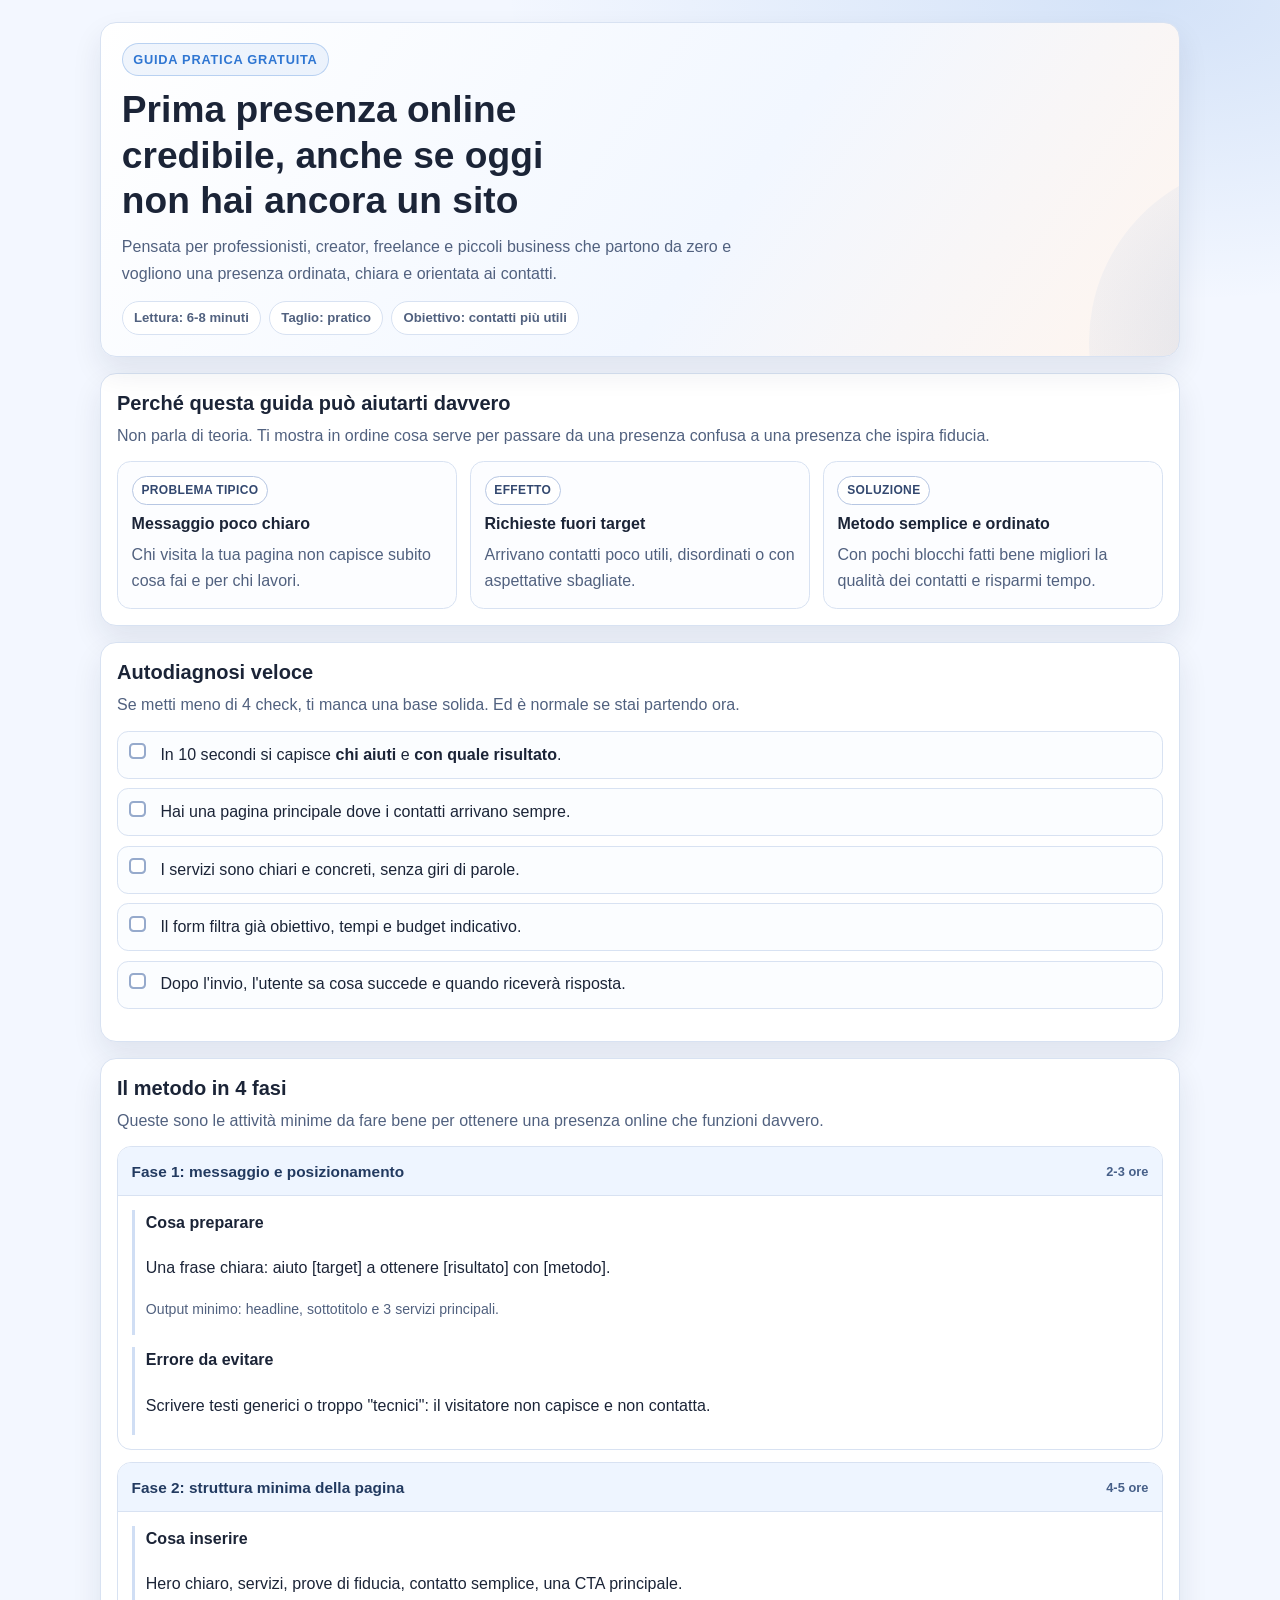
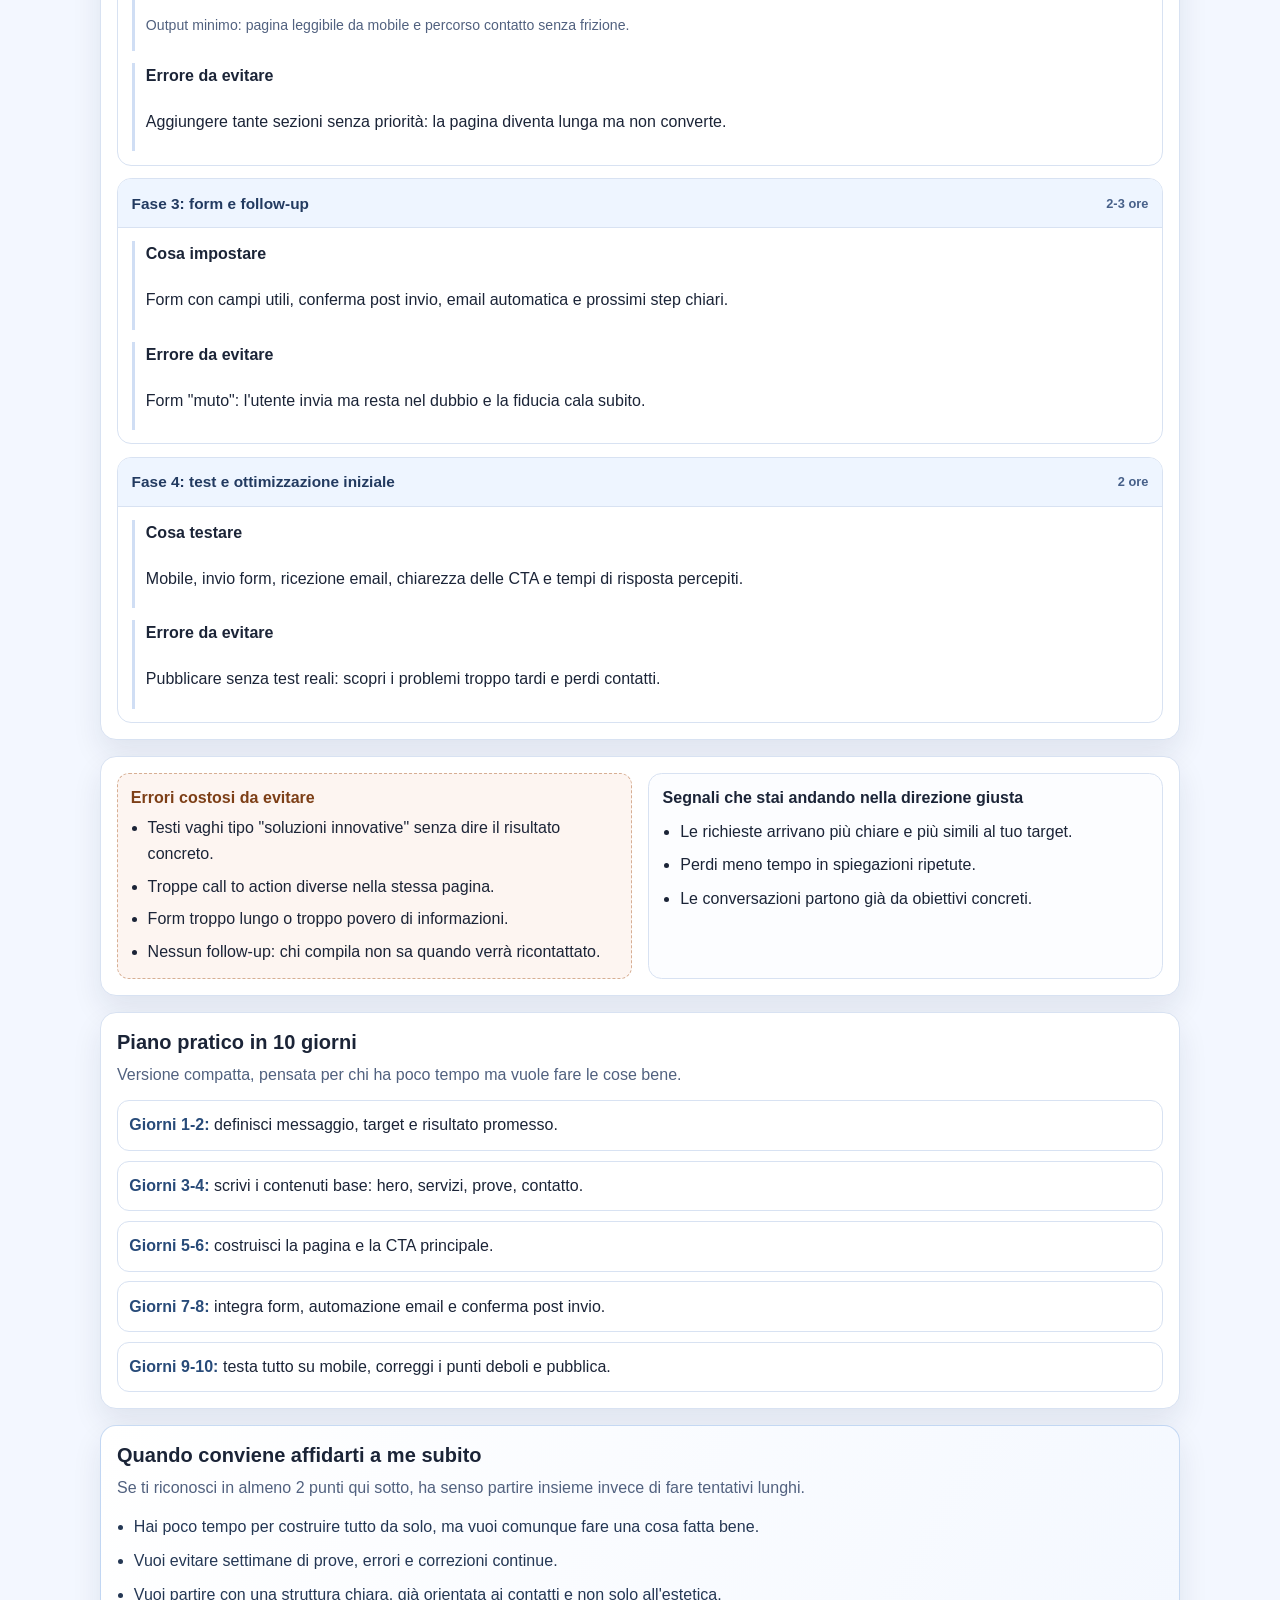
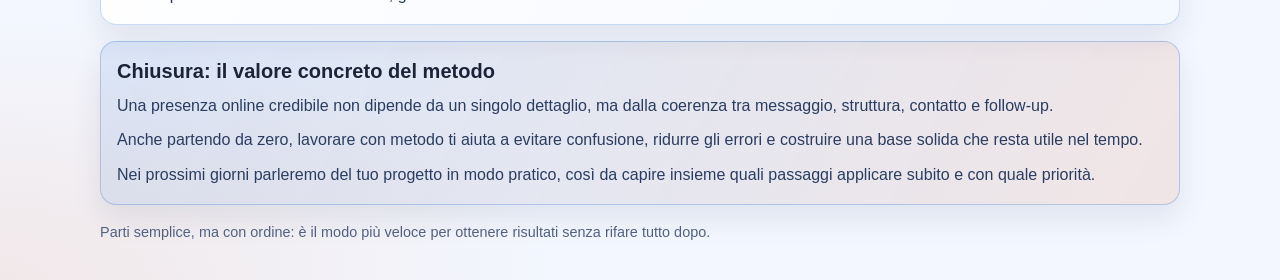
<file: assets/html/guida-presenza-online.html>
﻿<!DOCTYPE html>
<html lang="it">
<head>
  <meta charset="UTF-8">
  <meta name="viewport" content="width=device-width, initial-scale=1.0">
  <title>Guida pratica: prima presenza online credibile (anche se parti da zero)</title>
  <meta name="description" content="Guida operativa per professionisti, creator, freelance e piccoli business che vogliono mettere ordine alla propria presenza online e ricevere contatti migliori.">
  <style>
    :root {
      --bg: #f3f7ff;
      --paper: #ffffff;
      --text: #1b2437;
      --muted: #51617f;
      --line: #d8e2f2;
      --line-strong: #b7c7e3;
      --accent: #2f76d2;
      --accent-2: #e58b63;
      --accent-soft: #eef5ff;
      --good: #1f7a4e;
      --warn: #a85a24;
      --shadow: 0 14px 30px rgba(20, 36, 62, 0.09);
    }

    * {
      box-sizing: border-box;
    }

    body {
      margin: 0;
      font-family: "Sora", "Segoe UI", Tahoma, sans-serif;
      background:
        radial-gradient(900px 420px at 90% 0%, rgba(47, 118, 210, 0.16), transparent 72%),
        radial-gradient(800px 380px at 0% 100%, rgba(229, 139, 99, 0.14), transparent 70%),
        var(--bg);
      color: var(--text);
      line-height: 1.65;
      letter-spacing: 0.002em;
    }

    .shell {
      width: min(1080px, 94vw);
      margin: 1.35rem auto 2.2rem;
      display: grid;
      gap: 1rem;
    }

    .panel {
      background: var(--paper);
      border: 1px solid var(--line);
      border-radius: 1rem;
      padding: 1rem;
      box-shadow: var(--shadow);
    }

    .hero {
      padding: 1.3rem;
      background: linear-gradient(125deg, #ffffff 0%, #f2f7ff 58%, #fff5ee 100%);
      position: relative;
      overflow: hidden;
    }

    .hero::after {
      content: "";
      position: absolute;
      inset: auto -25% -50% auto;
      width: 360px;
      height: 360px;
      border-radius: 999px;
      background: radial-gradient(circle, rgba(47, 118, 210, 0.16), rgba(47, 118, 210, 0));
      pointer-events: none;
    }

    .eyebrow {
      margin: 0;
      display: inline-flex;
      align-items: center;
      gap: 0.35rem;
      padding: 0.3rem 0.65rem;
      border-radius: 999px;
      border: 1px solid rgba(47, 118, 210, 0.28);
      background: rgba(47, 118, 210, 0.07);
      color: var(--accent);
      font-size: 0.8rem;
      font-weight: 700;
      text-transform: uppercase;
      letter-spacing: 0.06em;
    }

    h1 {
      margin: 0.7rem 0 0;
      font-size: clamp(1.55rem, 2.9vw, 2.35rem);
      line-height: 1.22;
      max-width: 24ch;
    }

    .hero-subtitle {
      margin: 0.7rem 0 0;
      max-width: 70ch;
      color: var(--muted);
    }

    .chips {
      margin-top: 0.9rem;
      display: flex;
      flex-wrap: wrap;
      gap: 0.5rem;
    }

    .chip {
      display: inline-flex;
      align-items: center;
      min-height: 2rem;
      padding: 0.3rem 0.7rem;
      border-radius: 999px;
      border: 1px solid var(--line);
      background: #fff;
      color: var(--muted);
      font-size: 0.82rem;
      font-weight: 600;
    }

    h2 {
      margin: 0;
      font-size: 1.25rem;
      line-height: 1.33;
    }

    h3 {
      margin: 0;
      font-size: 1rem;
      line-height: 1.35;
    }

    .section-head {
      margin-bottom: 0.75rem;
    }

    .section-head p {
      margin: 0.4rem 0 0;
      color: var(--muted);
    }

    .grid-2 {
      display: grid;
      gap: 1rem;
      grid-template-columns: repeat(2, minmax(0, 1fr));
    }

    .grid-3 {
      display: grid;
      gap: 0.8rem;
      grid-template-columns: repeat(3, minmax(0, 1fr));
    }

    .card {
      border: 1px solid var(--line);
      border-radius: 0.85rem;
      padding: 0.85rem;
      background: #fcfdff;
    }

    .card p {
      margin: 0.45rem 0 0;
      color: var(--muted);
    }

    .pill {
      display: inline-block;
      margin-bottom: 0.5rem;
      padding: 0.24rem 0.55rem;
      border-radius: 999px;
      border: 1px solid var(--line-strong);
      background: #fff;
      color: #33486f;
      font-size: 0.75rem;
      font-weight: 700;
      letter-spacing: 0.03em;
      text-transform: uppercase;
    }

    .list {
      margin: 0.6rem 0 0;
      padding-left: 1.1rem;
      display: grid;
      gap: 0.45rem;
    }

    .diagnostic {
      margin-top: 0.7rem;
      display: grid;
      gap: 0.58rem;
      list-style: none;
      padding: 0;
    }

    .diagnostic li {
      padding: 0.62rem 0.7rem;
      border: 1px solid var(--line);
      border-radius: 0.7rem;
      display: grid;
      grid-template-columns: 1.35rem 1fr;
      gap: 0.6rem;
      align-items: start;
      background: #fbfdff;
    }

    .box {
      width: 1.02rem;
      height: 1.02rem;
      border: 2px solid #96aacc;
      border-radius: 0.28rem;
      margin-top: 0.1rem;
      background: #fff;
    }

    .phase {
      border: 1px solid var(--line);
      border-radius: 0.88rem;
      background: #fff;
      overflow: hidden;
    }

    .phase-head {
      padding: 0.72rem 0.85rem;
      border-bottom: 1px solid var(--line);
      background: var(--accent-soft);
      display: flex;
      flex-wrap: wrap;
      gap: 0.4rem;
      align-items: center;
      justify-content: space-between;
    }

    .phase-title {
      font-size: 0.96rem;
      font-weight: 700;
      color: #223a60;
    }

    .phase-time {
      font-size: 0.8rem;
      color: #476089;
      font-weight: 700;
    }

    .phase-body {
      padding: 0.82rem 0.85rem;
      display: grid;
      gap: 0.75rem;
    }

    .step-block {
      border-left: 3px solid #d0def4;
      padding-left: 0.7rem;
    }

    .step-block strong {
      display: inline-block;
      margin-bottom: 0.22rem;
    }

    .step-note {
      margin-top: 0.35rem;
      font-size: 0.88rem;
      color: var(--muted);
    }

    .mini-cta {
      margin-top: 0.78rem;
      background: linear-gradient(120deg, rgba(47, 118, 210, 0.11), rgba(229, 139, 99, 0.13));
      border-color: rgba(47, 118, 210, 0.28);
    }

    .mini-cta p {
      margin: 0.4rem 0 0;
      color: #2e436a;
    }

    .mini-actions {
      margin-top: 0.7rem;
      display: flex;
      flex-wrap: wrap;
      gap: 0.5rem;
    }

    .warning {
      border: 1px dashed rgba(168, 90, 36, 0.45);
      border-radius: 0.75rem;
      background: rgba(229, 139, 99, 0.09);
      padding: 0.8rem;
    }

    .warning h3 {
      color: #7d3f17;
      margin-bottom: 0.42rem;
    }

    .warning ul {
      margin: 0;
      padding-left: 1.05rem;
      display: grid;
      gap: 0.38rem;
    }

    .timeline {
      margin: 0;
      padding: 0;
      list-style: none;
      display: grid;
      gap: 0.6rem;
    }

    .timeline li {
      border: 1px solid var(--line);
      border-radius: 0.75rem;
      padding: 0.7rem;
      background: #fff;
    }

    .timeline li strong {
      color: #284b79;
    }

    .criteria-box {
      background: linear-gradient(120deg, #ffffff, #f4f8ff);
      border-color: rgba(47, 118, 210, 0.26);
    }

    .criteria-list {
      margin: 0.65rem 0 0;
      padding-left: 1.05rem;
      display: grid;
      gap: 0.48rem;
    }

    .criteria-list li {
      color: #243754;
    }

    .cta {
      background: linear-gradient(120deg, rgba(47, 118, 210, 0.12), rgba(229, 139, 99, 0.16));
      border: 1px solid rgba(47, 118, 210, 0.3);
    }

    .cta p {
      color: #2a3d61;
      margin: 0.5rem 0 0;
    }

    .cta-actions {
      margin-top: 0.9rem;
      display: flex;
      flex-wrap: wrap;
      gap: 0.55rem;
    }

    .btn {
      display: inline-flex;
      align-items: center;
      justify-content: center;
      min-height: 2.55rem;
      border-radius: 999px;
      padding: 0.55rem 1.05rem;
      border: 1px solid transparent;
      font-size: 0.93rem;
      font-weight: 700;
      text-decoration: none;
      transition: transform 0.2s ease, box-shadow 0.2s ease, border-color 0.2s ease;
    }

    .btn:hover {
      transform: translateY(-1px);
    }

    .btn-primary {
      color: #fff;
      background: linear-gradient(120deg, var(--accent), var(--accent-2));
      box-shadow: 0 10px 18px rgba(47, 118, 210, 0.24);
    }

    .btn-secondary {
      color: var(--text);
      background: #fff;
      border-color: var(--line-strong);
    }

    .note {
      color: var(--muted);
      font-size: 0.9rem;
      margin: 0;
    }

    @media (max-width: 980px) {
      .grid-2,
      .grid-3 {
        grid-template-columns: 1fr;
      }

      .shell {
        width: min(1080px, 95vw);
      }
    }
  </style>
</head>
<body>
  <main class="shell">
    <section class="panel hero">
      <p class="eyebrow">Guida pratica gratuita</p>
      <h1>Prima presenza online credibile, anche se oggi non hai ancora un sito</h1>
      <p class="hero-subtitle">
        Pensata per professionisti, creator, freelance e piccoli business che partono da zero e vogliono una presenza ordinata, chiara e orientata ai contatti.
      </p>
      <div class="chips">
        <span class="chip">Lettura: 6-8 minuti</span>
        <span class="chip">Taglio: pratico</span>
        <span class="chip">Obiettivo: contatti più utili</span>
      </div>
    </section>

    <section class="panel">
      <div class="section-head">
        <h2>Perché questa guida può aiutarti davvero</h2>
        <p>Non parla di teoria. Ti mostra in ordine cosa serve per passare da una presenza confusa a una presenza che ispira fiducia.</p>
      </div>
      <div class="grid-3">
        <article class="card">
          <span class="pill">Problema tipico</span>
          <h3>Messaggio poco chiaro</h3>
          <p>Chi visita la tua pagina non capisce subito cosa fai e per chi lavori.</p>
        </article>
        <article class="card">
          <span class="pill">Effetto</span>
          <h3>Richieste fuori target</h3>
          <p>Arrivano contatti poco utili, disordinati o con aspettative sbagliate.</p>
        </article>
        <article class="card">
          <span class="pill">Soluzione</span>
          <h3>Metodo semplice e ordinato</h3>
          <p>Con pochi blocchi fatti bene migliori la qualità dei contatti e risparmi tempo.</p>
        </article>
      </div>
    </section>

    <section class="panel">
      <div class="section-head">
        <h2>Autodiagnosi veloce</h2>
        <p>Se metti meno di 4 check, ti manca una base solida. Ed è normale se stai partendo ora.</p>
      </div>
      <ul class="diagnostic">
        <li><span class="box" aria-hidden="true"></span><span>In 10 secondi si capisce <strong>chi aiuti</strong> e <strong>con quale risultato</strong>.</span></li>
        <li><span class="box" aria-hidden="true"></span><span>Hai una pagina principale dove i contatti arrivano sempre.</span></li>
        <li><span class="box" aria-hidden="true"></span><span>I servizi sono chiari e concreti, senza giri di parole.</span></li>
        <li><span class="box" aria-hidden="true"></span><span>Il form filtra già obiettivo, tempi e budget indicativo.</span></li>
        <li><span class="box" aria-hidden="true"></span><span>Dopo l'invio, l'utente sa cosa succede e quando riceverà risposta.</span></li>
      </ul>
    </section>

    <section class="panel">
      <div class="section-head">
        <h2>Il metodo in 4 fasi</h2>
        <p>Queste sono le attività minime da fare bene per ottenere una presenza online che funzioni davvero.</p>
      </div>

      <article class="phase">
        <div class="phase-head">
          <span class="phase-title">Fase 1: messaggio e posizionamento</span>
          <span class="phase-time">2-3 ore</span>
        </div>
        <div class="phase-body">
          <div class="step-block">
            <strong>Cosa preparare</strong>
            <p>Una frase chiara: aiuto [target] a ottenere [risultato] con [metodo].</p>
            <p class="step-note">Output minimo: headline, sottotitolo e 3 servizi principali.</p>
          </div>
          <div class="step-block">
            <strong>Errore da evitare</strong>
            <p>Scrivere testi generici o troppo "tecnici": il visitatore non capisce e non contatta.</p>
          </div>
        </div>
      </article>

      <article class="phase" style="margin-top: 0.78rem;">
        <div class="phase-head">
          <span class="phase-title">Fase 2: struttura minima della pagina</span>
          <span class="phase-time">4-5 ore</span>
        </div>
        <div class="phase-body">
          <div class="step-block">
            <strong>Cosa inserire</strong>
            <p>Hero chiaro, servizi, prove di fiducia, contatto semplice, una CTA principale.</p>
            <p class="step-note">Output minimo: pagina leggibile da mobile e percorso contatto senza frizione.</p>
          </div>
          <div class="step-block">
            <strong>Errore da evitare</strong>
            <p>Aggiungere tante sezioni senza priorità: la pagina diventa lunga ma non converte.</p>
          </div>
        </div>
      </article>

      <article class="phase" style="margin-top: 0.78rem;">
        <div class="phase-head">
          <span class="phase-title">Fase 3: form e follow-up</span>
          <span class="phase-time">2-3 ore</span>
        </div>
        <div class="phase-body">
          <div class="step-block">
            <strong>Cosa impostare</strong>
            <p>Form con campi utili, conferma post invio, email automatica e prossimi step chiari.</p>
          </div>
          <div class="step-block">
            <strong>Errore da evitare</strong>
            <p>Form "muto": l'utente invia ma resta nel dubbio e la fiducia cala subito.</p>
          </div>
        </div>
      </article>

      <article class="phase" style="margin-top: 0.78rem;">
        <div class="phase-head">
          <span class="phase-title">Fase 4: test e ottimizzazione iniziale</span>
          <span class="phase-time">2 ore</span>
        </div>
        <div class="phase-body">
          <div class="step-block">
            <strong>Cosa testare</strong>
            <p>Mobile, invio form, ricezione email, chiarezza delle CTA e tempi di risposta percepiti.</p>
          </div>
          <div class="step-block">
            <strong>Errore da evitare</strong>
            <p>Pubblicare senza test reali: scopri i problemi troppo tardi e perdi contatti.</p>
          </div>
        </div>
      </article>
    </section>

    <section class="panel grid-2">
      <article class="warning">
        <h3>Errori costosi da evitare</h3>
        <ul>
          <li>Testi vaghi tipo "soluzioni innovative" senza dire il risultato concreto.</li>
          <li>Troppe call to action diverse nella stessa pagina.</li>
          <li>Form troppo lungo o troppo povero di informazioni.</li>
          <li>Nessun follow-up: chi compila non sa quando verrà ricontattato.</li>
        </ul>
      </article>
      <article class="card">
        <h3>Segnali che stai andando nella direzione giusta</h3>
        <ul class="list">
          <li>Le richieste arrivano più chiare e più simili al tuo target.</li>
          <li>Perdi meno tempo in spiegazioni ripetute.</li>
          <li>Le conversazioni partono già da obiettivi concreti.</li>
        </ul>
      </article>
    </section>

    <section class="panel">
      <div class="section-head">
        <h2>Piano pratico in 10 giorni</h2>
        <p>Versione compatta, pensata per chi ha poco tempo ma vuole fare le cose bene.</p>
      </div>
      <ol class="timeline">
        <li><strong>Giorni 1-2:</strong> definisci messaggio, target e risultato promesso.</li>
        <li><strong>Giorni 3-4:</strong> scrivi i contenuti base: hero, servizi, prove, contatto.</li>
        <li><strong>Giorni 5-6:</strong> costruisci la pagina e la CTA principale.</li>
        <li><strong>Giorni 7-8:</strong> integra form, automazione email e conferma post invio.</li>
        <li><strong>Giorni 9-10:</strong> testa tutto su mobile, correggi i punti deboli e pubblica.</li>
      </ol>
    </section>

    <section class="panel criteria-box">
      <div class="section-head">
        <h2>Quando conviene affidarti a me subito</h2>
        <p>Se ti riconosci in almeno 2 punti qui sotto, ha senso partire insieme invece di fare tentativi lunghi.</p>
      </div>
      <ul class="criteria-list">
        <li>Hai poco tempo per costruire tutto da solo, ma vuoi comunque fare una cosa fatta bene.</li>
        <li>Vuoi evitare settimane di prove, errori e correzioni continue.</li>
        <li>Vuoi partire con una struttura chiara, già orientata ai contatti e non solo all'estetica.</li>
      </ul>
    </section>

    <section class="panel cta">
      <h2>Chiusura: il valore concreto del metodo</h2>
      <p>
        Una presenza online credibile non dipende da un singolo dettaglio, ma dalla coerenza tra messaggio, struttura, contatto e follow-up.
      </p>
      <p>
        Anche partendo da zero, lavorare con metodo ti aiuta a evitare confusione, ridurre gli errori e costruire una base solida che resta utile nel tempo.
      </p>
      <p>
        Nei prossimi giorni parleremo del tuo progetto in modo pratico, così da capire insieme quali passaggi applicare subito e con quale priorità.
      </p>
    </section>

    <p class="note">
      Parti semplice, ma con ordine: è il modo più veloce per ottenere risultati senza rifare tutto dopo.
    </p>
  </main>
</body>
</html>
</file>
<file: assets/css/style.css>
header {
  position: relative;
  overflow: hidden;
}

header::after {
  content: "";
  position: absolute;
  inset: 0;
  background: radial-gradient(420px 250px at 84% 54%, color-mix(in srgb, var(--accent) 7%, transparent), transparent 72%), radial-gradient(320px 210px at 70% 84%, color-mix(in srgb, var(--accent-2) 5%, transparent), transparent 74%);
  opacity: 0.56;
  pointer-events: none;
}

body.theme-dark header::after,
html.theme-dark body header::after {
  background: radial-gradient(440px 270px at 84% 54%, color-mix(in srgb, var(--accent) 16%, transparent), transparent 72%), radial-gradient(340px 220px at 70% 84%, color-mix(in srgb, var(--accent-2) 13%, transparent), transparent 74%);
  opacity: 0.84;
}

.header-nav-row,
.header-main-row {
  position: relative;
  z-index: 1;
}

.header-nav-row {
  display: flex;
  align-items: center;
  justify-content: flex-start;
  gap: 1rem;
  padding-bottom: 1rem;
  border-bottom: 1px solid var(--line);
}

.brand-mark {
  font-family: "Sora", "Segoe UI", sans-serif;
  font-weight: 700;
  font-size: clamp(1rem, 1.3vw, 1.2rem);
  color: var(--text);
}

.brand-mark:hover {
  color: var(--accent);
}

.header-tools {
  display: inline-flex;
  align-items: center;
  gap: 0.55rem;
}

.header-icon-btn {
  inline-size: 2.4rem;
  block-size: 2.4rem;
  border-radius: 999px;
  border: 1px solid var(--line-strong);
  background: var(--control-bg);
  color: var(--text);
  display: grid;
  place-items: center;
  cursor: pointer;
  transition: transform 0.2s ease, box-shadow 0.2s ease, color 0.2s ease, border-color 0.2s ease;
}

.header-icon-btn:hover {
  transform: translateY(-1px);
  color: var(--accent);
  border-color: rgba(47, 118, 210, 0.5);
  box-shadow: 0 8px 16px rgba(20, 34, 59, 0.14);
}

.header-icon-btn:focus-visible {
  outline: none;
  border-color: var(--accent);
  box-shadow: 0 0 0 3px rgba(47, 118, 210, 0.22);
}

.language-switch {
  display: inline-flex;
  align-items: center;
  gap: 0.48rem;
  padding: 0.2rem 0.24rem 0.2rem 0.45rem;
  border-radius: 999px;
  border: 1px solid var(--line-strong);
  background: var(--control-bg);
  overflow: hidden;
}

.language-switch i {
  color: var(--muted);
  font-size: 0.9rem;
  inline-size: 1rem;
  block-size: 1rem;
  display: grid;
  place-items: center;
  flex: 0 0 1rem;
}

.language-switch > div {
  display: inline-flex;
  align-items: center;
  gap: 0.18rem;
  padding: 0.15rem;
  border-radius: 999px;
  flex: 0 0 auto;
  min-width: max-content;
}

.language-option {
  border: 0;
  display: inline-flex;
  align-items: center;
  justify-content: center;
  background: transparent;
  color: var(--muted);
  min-height: 1.85rem;
  min-width: 2.26rem;
  border-radius: 999px;
  padding: 0.2rem 0.56rem;
  font-size: 0.78rem;
  font-weight: 700;
  letter-spacing: 0.02em;
  cursor: pointer;
  transition: color 0.2s ease, background-color 0.2s ease;
}

.language-option:hover {
  color: var(--accent);
}

.language-option:focus-visible {
  outline: none;
  box-shadow: 0 0 0 2px rgba(47, 118, 210, 0.22);
}

.language-option.is-active {
  color: #fff;
  background: linear-gradient(120deg, var(--accent), var(--accent-2));
  box-shadow: 0 6px 14px rgba(47, 118, 210, 0.24);
}

.header-nav {
  margin-inline: auto;
}

.header-nav ul {
  display: flex;
  align-items: center;
  gap: clamp(0.7rem, 1.4vw, 1.2rem);
}

.header-nav a {
  color: var(--muted);
  font-weight: 600;
  padding: 0.28rem 0.55rem;
  border-radius: 999px;
}

.header-nav a:hover {
  color: var(--accent);
  background: rgba(47, 118, 210, 0.1);
}

.header-cta-row {
  display: flex;
  align-items: center;
  gap: 0.55rem;
}

.about-link-header,
.contattami-header,
.btn-cv {
  display: inline-flex;
  align-items: center;
  justify-content: center;
  min-height: 2.5rem;
  padding: 0.45rem 1rem;
  border-radius: 999px;
  border: 1px solid var(--line-strong);
  font-weight: 700;
}

.about-link-header {
  color: var(--text);
  background: var(--control-bg);
}

.contattami-header,
.btn-cv {
  color: #fff;
  border-color: transparent;
  background: linear-gradient(120deg, var(--accent), var(--accent-2));
}

.contattami-header,
.btn-cv,
.about-contact-link {
  border: 0;
  overflow: hidden;
  isolation: isolate;
  background-clip: padding-box;
  -webkit-mask-image: -webkit-radial-gradient(white, black);
}

.about-link-header:hover,
.contattami-header:hover,
.btn-cv:hover {
  transform: translateY(-2px);
  box-shadow: 0 12px 22px rgba(47, 118, 210, 0.24);
}

.radial-menu-toggle {
  display: none;
  position: fixed;
  top: 1.05rem;
  left: 0.9rem;
  inline-size: 2.55rem;
  block-size: 2.55rem;
  border: 1px solid color-mix(in srgb, var(--line-strong) 76%, var(--accent) 24%);
  border-radius: 0.8rem;
  background: linear-gradient(145deg, color-mix(in srgb, var(--surface) 88%, var(--accent) 12%), color-mix(in srgb, var(--surface-strong) 86%, var(--accent-2) 14%));
  color: var(--text);
  cursor: pointer;
  align-items: center;
  justify-content: center;
  gap: 0.22rem;
  flex-direction: column;
  transition: transform 0.2s ease, box-shadow 0.2s ease, border-color 0.2s ease;
  isolation: isolate;
  pointer-events: auto;
  box-shadow: 0 10px 20px rgba(8, 15, 28, 0.16), inset 0 1px 0 rgba(255, 255, 255, 0.42);
  z-index: 2147483646;
}

.radial-menu-toggle:hover {
  transform: translateY(-1px);
  border-color: color-mix(in srgb, var(--accent) 68%, var(--accent-2) 32%);
  box-shadow: 0 12px 24px rgba(8, 15, 28, 0.22), inset 0 1px 0 rgba(255, 255, 255, 0.5);
}

.radial-menu-toggle span {
  inline-size: 1.14rem;
  block-size: 2px;
  border-radius: 999px;
  background: currentcolor;
  transition: transform 0.26s ease, opacity 0.2s ease;
}

.radial-menu-toggle[aria-expanded=true] span:nth-child(1) {
  transform: translateY(6px) rotate(44deg);
}

.radial-menu-toggle[aria-expanded=true] span:nth-child(2) {
  opacity: 0;
}

.radial-menu-toggle[aria-expanded=true] span:nth-child(3) {
  transform: translateY(-6px) rotate(-44deg);
}

.radial-menu-panel {
  position: fixed;
  inset: 0;
  z-index: 2147483644;
  isolation: isolate;
  opacity: 0;
  pointer-events: none;
  contain: layout paint;
  transition: none;
}

.radial-menu-open .radial-menu-panel {
  opacity: 1;
  pointer-events: auto;
}

.radial-menu-overlay {
  position: absolute;
  inset: 0;
  border: 0;
  cursor: pointer;
  background: transparent;
  will-change: backdrop-filter;
}

.radial-menu-shell {
  position: fixed;
  inset: 0;
  z-index: 2147483645;
  border: 0;
  border-radius: 0;
  background: transparent;
  box-shadow: none;
  transform: none;
  transition: none;
  overflow: visible;
  user-select: none;
  touch-action: none;
  perspective: 1400px;
  isolation: isolate;
  contain: layout paint;
}

body.radial-menu-open {
  overflow: hidden;
}

body.radial-menu-open header {
  overflow: visible;
}

.radial-menu-hint {
  display: none;
}

.radial-menu-orbit {
  --wheel-center-x: -220px;
  --wheel-center-y: 210px;
  --wheel-radius: clamp(250px, 60vw, 340px);
  --wheel-step-angle: 11;
  --wheel-tilt-factor: 0.42;
  --wheel-scale-min: 0.8;
  --wheel-fade-min: 0.3;
  position: absolute;
  inset: 0;
  transform-style: preserve-3d;
  z-index: 2147483646;
}

.radial-menu-item {
  --item-x: 0px;
  --item-y: 0px;
  --item-tilt: 0deg;
  --item-scale: 1;
  --item-opacity: 1;
  position: fixed;
  top: 0;
  left: 0;
  min-width: 0;
  text-align: left;
  justify-content: flex-start;
  border-radius: 999px;
  border: 1px solid color-mix(in srgb, var(--line-strong) 78%, var(--accent) 22%);
  background: linear-gradient(140deg, color-mix(in srgb, var(--surface) 90%, var(--accent) 10%), color-mix(in srgb, var(--surface-strong) 82%, var(--accent-2) 18%));
  color: var(--text);
  opacity: var(--item-opacity);
  font-weight: 700;
  font-size: 1rem;
  padding: 0.42rem 0.84rem;
  line-height: 1.2;
  letter-spacing: 0.01em;
  white-space: nowrap;
  display: inline-flex;
  align-items: center;
  z-index: 2147483646;
  isolation: isolate;
  transform-style: preserve-3d;
  transform: translate3d(var(--item-x), var(--item-y), 0) rotateZ(var(--item-tilt)) scale(var(--item-scale));
  transform-origin: left center;
  will-change: transform, opacity;
  backface-visibility: hidden;
  box-shadow: 0 9px 18px rgba(8, 15, 28, 0.16), inset 0 1px 0 rgba(255, 255, 255, 0.42);
  backdrop-filter: blur(8px) saturate(116%);
  -webkit-backdrop-filter: blur(8px) saturate(116%);
  transition: transform 0.24s ease-out, opacity 0.24s ease-out, color 0.22s ease-out, background 0.22s ease-out, border-color 0.22s ease-out, box-shadow 0.22s ease-out;
}

.radial-menu-item::before {
  content: "";
  position: absolute;
  inset: -0.22rem -0.34rem;
  border-radius: 999px;
  background: radial-gradient(120% 120% at 0% 50%, color-mix(in srgb, var(--accent) 28%, transparent), transparent 64%);
  backdrop-filter: blur(4px) saturate(108%);
  -webkit-backdrop-filter: blur(4px) saturate(108%);
  box-shadow: 0 5px 12px rgba(8, 15, 28, 0.12);
  opacity: 0.45;
  transform: scale(0.96);
  transition: opacity 0.36s ease-out, transform 0.36s ease-out;
  pointer-events: none;
  z-index: -1;
}

.radial-menu-item:hover,
.radial-menu-item:focus-visible {
  color: color-mix(in srgb, var(--accent) 62%, var(--text) 38%);
  border-color: color-mix(in srgb, var(--accent) 70%, var(--accent-2) 30%);
  background: linear-gradient(140deg, color-mix(in srgb, var(--surface) 70%, var(--accent) 30%), color-mix(in srgb, var(--surface-strong) 58%, var(--accent-2) 42%));
  box-shadow: 0 11px 22px rgba(8, 15, 28, 0.2), inset 0 1px 0 rgba(255, 255, 255, 0.52);
  outline: none;
}

.radial-menu-item.is-active {
  opacity: 1;
  color: #fff;
  background: linear-gradient(120deg, var(--accent), var(--accent-2));
  border-color: transparent;
  padding: 0.56rem 1rem;
  box-shadow: 0 12px 24px rgba(47, 118, 210, 0.32), inset 0 1px 0 rgba(255, 255, 255, 0.22);
  z-index: 2147483647;
}

.radial-menu-item.is-active::before {
  opacity: 1;
  transform: scale(1);
}

/* Light-mode radial menu: cinematic priority and contrast */
html:not(.theme-dark) body.radial-menu-open .radial-menu-overlay {
  background: radial-gradient(980px 620px at 14% 24%, rgba(8, 20, 72, 0.2), rgba(8, 20, 72, 0.44) 56%, rgba(6, 14, 44, 0.58) 100%), radial-gradient(540px 340px at 82% 78%, rgba(253, 0, 255, 0.16), transparent 76%), linear-gradient(120deg, rgba(8, 18, 38, 0.08), rgba(8, 18, 38, 0.16));
  backdrop-filter: blur(6px) saturate(124%);
  -webkit-backdrop-filter: blur(6px) saturate(124%);
}

html:not(.theme-dark) body.radial-menu-open .radial-menu-orbit::before {
  content: "";
  position: fixed;
  left: var(--wheel-center-x);
  top: var(--wheel-center-y);
  width: clamp(360px, 72vw, 580px);
  height: clamp(320px, 62vw, 520px);
  transform: translate(-22%, -44%);
  border-radius: 50%;
  pointer-events: none;
  background: radial-gradient(58% 58% at 34% 42%, rgba(103, 144, 255, 0.46), rgba(103, 144, 255, 0) 68%), radial-gradient(52% 52% at 72% 74%, rgba(253, 0, 255, 0.32), rgba(253, 0, 255, 0) 72%);
  filter: blur(26px);
  opacity: 0.9;
  z-index: -2;
  will-change: transform, opacity;
  animation: radial-light-aura-pulse 4.8s ease-in-out infinite;
}

html:not(.theme-dark) body.radial-menu-open .radial-menu-orbit::after {
  content: "";
  position: fixed;
  left: var(--wheel-center-x);
  top: var(--wheel-center-y);
  width: clamp(290px, 52vw, 430px);
  height: clamp(290px, 52vw, 430px);
  transform: translate(-26%, -50%);
  border-radius: 50%;
  pointer-events: none;
  border: 1px solid rgba(139, 190, 255, 0.32);
  box-shadow: 0 0 0 1px rgba(255, 255, 255, 0.18), inset 0 0 26px rgba(123, 183, 255, 0.26);
  opacity: 0.72;
  z-index: -1;
  will-change: transform, opacity;
  animation: radial-light-ring-spin 20s linear infinite;
}

html:not(.theme-dark) body.radial-menu-open .radial-menu-item {
  border-color: rgba(255, 255, 255, 0.4);
  background: linear-gradient(132deg, rgba(8, 24, 86, 0.96), rgba(0, 81, 255, 0.9) 56%, rgba(228, 24, 255, 0.9));
  color: #f5faff;
  text-shadow: 0 1px 0 rgba(7, 14, 28, 0.5);
  letter-spacing: 0.018em;
  padding: 0.56rem 1.02rem;
  box-shadow: 0 18px 36px rgba(6, 14, 31, 0.44), 0 0 24px rgba(65, 121, 255, 0.48), inset 0 1px 0 rgba(255, 255, 255, 0.3);
  backdrop-filter: blur(11px) saturate(165%);
  -webkit-backdrop-filter: blur(11px) saturate(165%);
}

html:not(.theme-dark) body.radial-menu-open .radial-menu-item::before {
  background: radial-gradient(138% 138% at 14% 50%, rgba(140, 162, 255, 0.64), rgba(140, 162, 255, 0) 65%);
  box-shadow: 0 10px 20px rgba(7, 16, 36, 0.2);
  opacity: 0.84;
  transform: scale(1);
}

html:not(.theme-dark) body.radial-menu-open .radial-menu-item::after {
  content: "";
  position: absolute;
  inset: -1px;
  border-radius: inherit;
  border: 1px solid rgba(255, 255, 255, 0.24);
  pointer-events: none;
  mix-blend-mode: screen;
}

html:not(.theme-dark) body.radial-menu-open .radial-menu-item:hover,
html:not(.theme-dark) body.radial-menu-open .radial-menu-item:focus-visible {
  color: #ffffff;
  border-color: rgba(255, 255, 255, 0.56);
  background: linear-gradient(132deg, rgba(16, 40, 130, 0.98), rgba(0, 81, 255, 0.92) 52%, rgba(253, 0, 255, 0.9));
  box-shadow: 0 20px 38px rgba(6, 14, 31, 0.52), 0 0 30px rgba(128, 112, 255, 0.64), inset 0 1px 0 rgba(255, 255, 255, 0.36);
}

html:not(.theme-dark) body.radial-menu-open .radial-menu-item.is-active {
  color: #fff;
  border-color: rgba(255, 255, 255, 0.68);
  background: linear-gradient(122deg, #0051ff 0%, #5a29ff 44%, #fd00ff 100%);
  box-shadow: 0 22px 44px rgba(8, 38, 92, 0.58), 0 0 36px rgba(104, 130, 255, 0.72), 0 0 16px rgba(253, 0, 255, 0.58), inset 0 1px 0 rgba(255, 255, 255, 0.34);
}

/* Dark-mode radial menu: high contrast, deep-space hierarchy */
body.radial-menu-open.theme-dark .radial-menu-overlay,
html.theme-dark body.radial-menu-open .radial-menu-overlay {
  background: radial-gradient(980px 620px at 14% 24%, rgba(34, 62, 124, 0.34), rgba(19, 34, 72, 0.58) 54%, rgba(7, 14, 32, 0.74) 100%), radial-gradient(560px 340px at 82% 76%, rgba(120, 96, 255, 0.2), transparent 74%), radial-gradient(500px 300px at 68% 28%, rgba(82, 228, 255, 0.18), transparent 72%), linear-gradient(120deg, rgba(8, 16, 36, 0.42), rgba(10, 18, 44, 0.52));
  backdrop-filter: blur(9px) saturate(148%);
  -webkit-backdrop-filter: blur(9px) saturate(148%);
}

body.radial-menu-open.theme-dark .radial-menu-orbit::before,
html.theme-dark body.radial-menu-open .radial-menu-orbit::before {
  content: "";
  position: fixed;
  left: var(--wheel-center-x);
  top: var(--wheel-center-y);
  width: clamp(400px, 74vw, 620px);
  height: clamp(340px, 64vw, 540px);
  transform: translate(-22%, -44%);
  border-radius: 50%;
  pointer-events: none;
  background: radial-gradient(60% 60% at 30% 42%, rgba(118, 167, 255, 0.38), rgba(118, 167, 255, 0) 68%), radial-gradient(54% 54% at 72% 72%, rgba(151, 112, 255, 0.3), rgba(151, 112, 255, 0) 72%), radial-gradient(46% 46% at 58% 30%, rgba(88, 223, 255, 0.24), rgba(88, 223, 255, 0) 70%);
  filter: blur(28px);
  opacity: 0.86;
  z-index: -2;
  will-change: transform, opacity;
  animation: radial-dark-aura-pulse 5.3s ease-in-out infinite;
}

body.radial-menu-open.theme-dark .radial-menu-orbit::after,
html.theme-dark body.radial-menu-open .radial-menu-orbit::after {
  content: "";
  position: fixed;
  left: var(--wheel-center-x);
  top: var(--wheel-center-y);
  width: clamp(300px, 54vw, 450px);
  height: clamp(300px, 54vw, 450px);
  transform: translate(-26%, -50%);
  border-radius: 50%;
  pointer-events: none;
  border: 1px solid rgba(156, 195, 255, 0.34);
  box-shadow: 0 0 0 1px rgba(176, 206, 255, 0.2), inset 0 0 34px rgba(116, 160, 255, 0.26), inset 0 0 18px rgba(142, 110, 255, 0.2);
  opacity: 0.74;
  z-index: -1;
  will-change: transform, opacity;
  animation: radial-dark-ring-spin 18s linear infinite;
}

body.radial-menu-open.theme-dark .radial-menu-item,
html.theme-dark body.radial-menu-open .radial-menu-item {
  border-color: rgba(255, 255, 255, 0.4);
  background: linear-gradient(132deg, rgba(10, 28, 96, 0.94), rgba(20, 86, 198, 0.88) 56%, rgba(162, 82, 255, 0.84));
  color: #f5faff;
  text-shadow: 0 1px 0 rgba(7, 14, 28, 0.5);
  letter-spacing: 0.018em;
  padding: 0.56rem 1.02rem;
  box-shadow: 0 14px 28px rgba(4, 10, 26, 0.5), 0 0 16px rgba(82, 140, 255, 0.3), inset 0 1px 0 rgba(255, 255, 255, 0.28);
  backdrop-filter: blur(11px) saturate(165%);
  -webkit-backdrop-filter: blur(11px) saturate(165%);
}

body.radial-menu-open.theme-dark .radial-menu-item::before,
html.theme-dark body.radial-menu-open .radial-menu-item::before {
  background: radial-gradient(138% 138% at 14% 50%, rgba(154, 178, 255, 0.56), rgba(154, 178, 255, 0) 65%);
  box-shadow: 0 8px 16px rgba(6, 14, 34, 0.22);
  opacity: 0.74;
  transform: scale(1);
}

body.radial-menu-open.theme-dark .radial-menu-item::after,
html.theme-dark body.radial-menu-open .radial-menu-item::after {
  content: "";
  position: absolute;
  inset: -1px;
  border-radius: inherit;
  border: 1px solid rgba(255, 255, 255, 0.22);
  pointer-events: none;
  mix-blend-mode: screen;
}

body.radial-menu-open.theme-dark .radial-menu-item:hover,
body.radial-menu-open.theme-dark .radial-menu-item:focus-visible,
html.theme-dark body.radial-menu-open .radial-menu-item:hover,
html.theme-dark body.radial-menu-open .radial-menu-item:focus-visible {
  color: #ffffff;
  border-color: rgba(255, 255, 255, 0.56);
  background: linear-gradient(132deg, rgba(18, 44, 136, 0.96), rgba(22, 92, 214, 0.9) 52%, rgba(182, 86, 255, 0.86));
  box-shadow: 0 16px 30px rgba(4, 10, 26, 0.56), 0 0 20px rgba(132, 142, 255, 0.44), inset 0 1px 0 rgba(255, 255, 255, 0.34);
}

body.radial-menu-open.theme-dark .radial-menu-item.is-active,
html.theme-dark body.radial-menu-open .radial-menu-item.is-active {
  color: #fff;
  border-color: rgba(255, 255, 255, 0.68);
  background: linear-gradient(122deg, #1468ff 0%, #4d7bff 44%, #d06bff 100%);
  box-shadow: 0 18px 34px rgba(5, 14, 34, 0.62), 0 0 24px rgba(114, 138, 255, 0.52), 0 0 10px rgba(208, 108, 255, 0.4), inset 0 1px 0 rgba(255, 255, 255, 0.32);
}

@keyframes radial-light-aura-pulse {
  0% {
    transform: translate(-22%, -44%) scale(0.96);
    opacity: 0.7;
  }
  50% {
    transform: translate(-22%, -44%) scale(1.03);
    opacity: 0.92;
  }
  100% {
    transform: translate(-22%, -44%) scale(0.98);
    opacity: 0.76;
  }
}
@keyframes radial-light-ring-spin {
  0% {
    transform: translate(-26%, -50%) rotate(0deg);
  }
  100% {
    transform: translate(-26%, -50%) rotate(360deg);
  }
}
@keyframes radial-dark-aura-pulse {
  0% {
    transform: translate(-22%, -44%) scale(0.96);
    opacity: 0.72;
  }
  50% {
    transform: translate(-22%, -44%) scale(1.04);
    opacity: 0.96;
  }
  100% {
    transform: translate(-22%, -44%) scale(0.98);
    opacity: 0.78;
  }
}
@keyframes radial-dark-ring-spin {
  0% {
    transform: translate(-26%, -50%) rotate(360deg);
  }
  100% {
    transform: translate(-26%, -50%) rotate(0deg);
  }
}
.header-main-row {
  display: grid;
  grid-template-columns: minmax(0, 1.12fr) minmax(0, 0.88fr);
  align-items: end;
  gap: clamp(1rem, 2.2vw, 2rem);
  margin-top: 1.3rem;
}

.left-container-header {
  display: grid;
  gap: 1rem;
}

.text-container-header {
  display: grid;
  gap: 0.55rem;
}

.text-container-header h1 {
  font-size: clamp(1.9rem, 3.3vw, 3rem);
  line-height: 1.05;
}

.text-container-header h4 {
  font-size: clamp(1rem, 1.8vw, 1.25rem);
  color: var(--muted);
}

.text-container-header h2 {
  font-size: clamp(1.7rem, 3vw, 2.6rem);
  line-height: 1.08;
  color: var(--accent);
}

.text-container-header p {
  color: var(--muted);
  line-height: 1.7;
  max-width: 56ch;
}

.link-container-header {
  display: flex;
  align-items: center;
  flex-wrap: wrap;
  gap: 0.6rem;
}

.btn-linkedin,
.btn-instagram,
.btn-whatsapp {
  inline-size: 2.7rem;
  block-size: 2.7rem;
  border: 1px solid var(--line-strong);
  border-radius: 999px;
  background: var(--control-bg);
}

.btn-linkedin a,
.btn-instagram a,
.btn-whatsapp a {
  inline-size: 100%;
  block-size: 100%;
  display: grid;
  place-items: center;
  padding: 0.45rem;
}

.btn-linkedin img,
.btn-instagram img {
  inline-size: 100%;
  block-size: 100%;
  object-fit: contain;
}

.btn-whatsapp a {
  color: #25d366;
  font-size: 1.24rem;
}

.btn-linkedin:hover,
.btn-instagram:hover,
.btn-whatsapp:hover {
  transform: translateY(-2px);
  box-shadow: 0 10px 18px rgba(20, 34, 59, 0.16);
}

.info-container-header {
  display: flex;
  flex-wrap: wrap;
  gap: 0.6rem;
}

.info-container-header li {
  display: inline-flex;
  align-items: center;
  gap: 0.45rem;
  color: var(--muted);
  padding: 0.45rem 0.75rem;
  background: var(--bg-soft);
  border: 1px solid var(--line);
  border-radius: 999px;
}

.right-container-header {
  --home-photo-shape: 69% 31% 61% 39% / 42% 66% 34% 58%;
  --hero-shell-highlight: rgba(255, 255, 255, 0.36);
  --hero-shell-cool: rgba(54, 123, 212, 0.11);
  --hero-shell-warm: rgba(229, 139, 99, 0.08);
  --hero-shell-border: rgba(47, 118, 210, 0.2);
  --hero-shell-shadow: rgba(20, 34, 59, 0.09);
  --hero-backdrop-cool: rgba(54, 123, 212, 0.07);
  --hero-backdrop-warm: rgba(229, 139, 99, 0.05);
  --hero-portrait-glow: rgba(255, 255, 255, 0.23);
  --hero-portrait-glow-cool: rgba(54, 123, 212, 0.12);
  --hero-ground-shadow: rgba(16, 28, 54, 0.18);
  --hero-ground-fade: rgba(16, 28, 54, 0.06);
  --hero-photo-shadow: rgba(17, 31, 52, 0.16);
  --hero-photo-brightness: 1.06;
  --hero-photo-saturate: 0.96;
  --hero-photo-contrast: 0.95;
  --hero-photo-wrap-scale: 1.35;
  --hero-photo-wrap-x: 0%;
  --hero-photo-nudge-x: clamp(10px, 1vw, 16px);
  --hero-photo-wrap-y: 0.24%;
  --hero-photo-scale: 1.14;
  --hero-photo-y: 0.14%;
  width: min(100%, 372px);
  aspect-ratio: 4/5;
  position: relative;
  justify-self: end;
  display: grid;
  place-items: end center;
  overflow: visible;
  padding: 0;
  border: 0;
  border-radius: 0;
  background: transparent;
  box-shadow: none;
  isolation: isolate;
}

body.theme-dark .right-container-header,
html.theme-dark .right-container-header {
  --hero-shell-highlight: rgba(214, 235, 255, 0.18);
  --hero-shell-cool: rgba(108, 169, 255, 0.26);
  --hero-shell-warm: rgba(255, 183, 143, 0.17);
  --hero-shell-border: rgba(152, 202, 255, 0.4);
  --hero-shell-shadow: rgba(2, 8, 19, 0.48);
  --hero-backdrop-cool: rgba(108, 169, 255, 0.2);
  --hero-backdrop-warm: rgba(255, 183, 143, 0.13);
  --hero-portrait-glow: rgba(214, 235, 255, 0.2);
  --hero-portrait-glow-cool: rgba(108, 169, 255, 0.24);
  --hero-ground-shadow: rgba(4, 11, 23, 0.52);
  --hero-ground-fade: rgba(4, 11, 23, 0.22);
  --hero-photo-shadow: rgba(1, 7, 18, 0.52);
  --hero-photo-brightness: 1;
  --hero-photo-saturate: 1.03;
  --hero-photo-contrast: 1.02;
}

.right-container-header::before {
  content: "";
  position: absolute;
  inset: 0;
  border-radius: var(--home-photo-shape);
  border: 1px solid var(--hero-shell-border);
  background: radial-gradient(118% 86% at 14% 13%, var(--hero-shell-highlight) 0%, rgba(255, 255, 255, 0) 57%), linear-gradient(154deg, color-mix(in srgb, var(--hero-shell-cool) 88%, transparent) 0%, color-mix(in srgb, var(--hero-shell-cool) 34%, transparent) 48%, color-mix(in srgb, var(--hero-shell-warm) 22%, transparent) 100%);
  box-shadow: inset 0 1px 0 color-mix(in srgb, var(--hero-shell-highlight) 66%, transparent), 0 16px 26px var(--hero-shell-shadow);
  z-index: 0;
  pointer-events: none;
}

.right-container-header::after {
  content: "";
  position: absolute;
  left: 50%;
  bottom: 13%;
  width: 56%;
  height: 16%;
  transform: translateX(-50%);
  border-radius: 50%;
  background: radial-gradient(ellipse at center, var(--hero-ground-shadow) 0%, var(--hero-ground-fade) 52%, rgba(16, 28, 54, 0) 78%);
  filter: blur(9px);
  opacity: 0.78;
  z-index: 1;
  pointer-events: none;
}

.img-container-header {
  width: 100%;
  height: 100%;
  position: relative;
  display: grid;
  place-items: end center;
  background-color: transparent;
  z-index: 2;
}

.img-container-header::before,
.img-container-header::after {
  content: "";
  position: absolute;
  pointer-events: none;
}

.img-container-header::before {
  content: none;
}

.img-container-header::after {
  inset: 14% 20% 24% 20%;
  border-radius: 50%;
  background: radial-gradient(ellipse at 50% 40%, var(--hero-portrait-glow) 0%, color-mix(in srgb, var(--hero-portrait-glow-cool) 58%, transparent) 32%, rgba(255, 255, 255, 0) 82%);
  filter: none;
  opacity: 0.48;
  transform: translateY(2%);
  z-index: 1;
}

html:not(.theme-dark) .right-container-header,
body:not(.theme-dark) .right-container-header {
  --hero-shell-highlight: rgba(255, 255, 255, 0.48);
  --hero-shell-cool: rgba(72, 137, 220, 0.17);
  --hero-shell-warm: rgba(126, 144, 228, 0.09);
  --hero-shell-border: rgba(63, 129, 219, 0.42);
  --hero-shell-shadow: rgba(20, 34, 59, 0.1);
  --hero-backdrop-cool: rgba(72, 137, 220, 0.12);
  --hero-backdrop-warm: rgba(126, 144, 228, 0.07);
  --hero-portrait-glow: rgba(255, 255, 255, 0.27);
  --hero-portrait-glow-cool: rgba(90, 149, 231, 0.18);
  --hero-ground-shadow: rgba(20, 38, 71, 0.18);
  --hero-ground-fade: rgba(20, 38, 71, 0.065);
  --hero-photo-shadow: rgba(17, 31, 52, 0.12);
  --hero-photo-brightness: 1.1;
  --hero-photo-saturate: 0.92;
  --hero-photo-contrast: 0.92;
}

html:not(.theme-dark) .right-container-header::before,
body:not(.theme-dark) .right-container-header::before {
  border-width: 1.2px;
}

html:not(.theme-dark) .right-container-header::after,
body:not(.theme-dark) .right-container-header::after {
  opacity: 0.58;
  filter: blur(12px);
}

html:not(.theme-dark) .img-container-header::after,
body:not(.theme-dark) .img-container-header::after {
  opacity: 0.4;
}

.home-hero-cutout-media {
  width: calc(var(--hero-photo-wrap-scale) * 100%);
  max-width: 530px;
  transform: translate3d(calc(var(--hero-photo-wrap-x) - var(--hero-photo-nudge-x)), var(--hero-photo-wrap-y), 0);
  -webkit-mask-image: none;
  mask-image: none;
  display: block;
  background: transparent;
  position: relative;
  z-index: 3;
}

.foto-loris {
  width: 100%;
  height: auto;
  background: transparent;
  object-fit: contain;
  object-position: center bottom;
  transform: translate3d(0, calc(var(--hero-photo-y) - clamp(9px, 1vw, 15px)), 0) scale(var(--hero-photo-scale));
  transform-origin: center bottom;
  filter: drop-shadow(0 12px 20px var(--hero-photo-shadow)) brightness(var(--hero-photo-brightness)) saturate(var(--hero-photo-saturate)) contrast(var(--hero-photo-contrast));
}

@media (max-width: 768px), (pointer: coarse) {
  .right-container-header::before {
    display: block;
    border-width: 1.35px;
    border-color: color-mix(in srgb, var(--hero-shell-border) 74%, var(--accent) 26%);
    background: radial-gradient(124% 92% at 16% 14%, color-mix(in srgb, var(--hero-shell-highlight) 88%, rgba(255, 255, 255, 0.18)) 0%, rgba(255, 255, 255, 0) 58%), linear-gradient(152deg, color-mix(in srgb, var(--hero-shell-cool) 78%, var(--surface) 22%) 0%, color-mix(in srgb, var(--hero-shell-cool) 36%, var(--surface) 64%) 53%, color-mix(in srgb, var(--hero-shell-warm) 34%, var(--surface) 66%) 100%);
    box-shadow: inset 0 1px 0 color-mix(in srgb, var(--hero-shell-highlight) 70%, transparent), inset 0 -16px 24px color-mix(in srgb, var(--hero-shell-cool) 26%, transparent), 0 14px 24px color-mix(in srgb, var(--hero-shell-shadow) 84%, rgba(20, 34, 59, 0.2));
    opacity: 1;
  }
  .img-container-header::after {
    display: block;
    inset: 12% 16% 18% 16%;
    opacity: 0.62;
    filter: none;
    transform: translateY(0);
  }
  .right-container-header::after {
    display: block;
    width: 62%;
    height: 18%;
    bottom: 11%;
    opacity: 0.62;
    filter: none;
  }
  .right-container-header {
    --hero-photo-wrap-scale: 1.38;
    --hero-photo-wrap-x: 0%;
    --hero-photo-nudge-x: clamp(12px, 3.2vw, 20px);
    --hero-photo-wrap-y: 0.35%;
    --hero-photo-scale: 1.15;
    --hero-photo-y: 0.18%;
    --hero-photo-shadow: rgba(14, 28, 54, 0.24);
  }
  .img-container-header {
    padding: clamp(6px, 1.8vw, 10px) clamp(8px, 2.4vw, 12px) clamp(10px, 2.8vw, 14px);
  }
  .home-hero-cutout-media {
    transform: translate3d(calc(var(--hero-photo-wrap-x) - var(--hero-photo-nudge-x)), var(--hero-photo-wrap-y), 0);
  }
  .foto-loris {
    filter: brightness(var(--hero-photo-brightness)) saturate(var(--hero-photo-saturate)) contrast(var(--hero-photo-contrast));
    pointer-events: none;
    user-select: none;
    -webkit-user-drag: none;
    -webkit-touch-callout: none;
  }
  .home-hero-cutout-media,
  .right-container-header {
    -webkit-tap-highlight-color: transparent;
  }
}
@media (max-width: 1240px) {
  .right-container-header {
    --hero-photo-wrap-scale: 1.36;
    --hero-photo-wrap-x: 0%;
    --hero-photo-nudge-x: clamp(11px, 1.6vw, 18px);
    --hero-photo-wrap-y: 0.3%;
    --hero-photo-scale: 1.15;
    --hero-photo-y: 0.18%;
    width: min(100%, 356px);
  }
  .home-hero-cutout-media {
    max-width: 500px;
  }
}
@media (max-width: 992px) {
  .header-nav-row {
    flex-wrap: wrap;
    row-gap: 0.7rem;
  }
  .header-nav {
    margin-inline: 0;
  }
  .header-nav {
    order: 3;
    flex-basis: 100%;
  }
  .header-main-row {
    grid-template-columns: 1fr;
  }
  .right-container-header {
    --hero-photo-wrap-scale: 1.37;
    --hero-photo-wrap-x: 0%;
    --hero-photo-nudge-x: clamp(12px, 2.4vw, 20px);
    --hero-photo-wrap-y: 0.34%;
    --hero-photo-scale: 1.15;
    --hero-photo-y: 0.2%;
    width: min(100%, 344px);
    justify-self: center;
    margin-inline: auto;
  }
  .img-container-header {
    width: 100%;
  }
  .home-hero-cutout-media {
    width: calc(var(--hero-photo-wrap-scale) * 100%);
    max-width: 480px;
    transform: translate3d(calc(var(--hero-photo-wrap-x) - var(--hero-photo-nudge-x)), var(--hero-photo-wrap-y), 0);
  }
}
@media (min-width: 641px) and (max-width: 992px) {
  .right-container-header {
    --hero-photo-wrap-scale: 1.37;
    --hero-photo-wrap-x: 0%;
    --hero-photo-nudge-x: clamp(12px, 2.4vw, 20px);
    --hero-photo-wrap-y: 0.34%;
    --hero-photo-scale: 1.15;
    --hero-photo-y: 0.2%;
  }
  .has-radial-menu .radial-menu-toggle {
    display: none;
  }
}
.has-radial-menu.force-radial-menu .radial-menu-toggle {
  display: inline-flex;
  z-index: 2147483646;
}

@media (max-width: 640px) {
  .right-container-header {
    --hero-photo-wrap-scale: 1.4;
    --hero-photo-wrap-x: 0%;
    --hero-photo-nudge-x: clamp(14px, 4vw, 24px);
    --hero-photo-wrap-y: 0.42%;
    --hero-photo-scale: 1.16;
    --hero-photo-y: 0.26%;
  }
  .home-hero-cutout-media {
    transform: translate3d(calc(var(--hero-photo-wrap-x) - var(--hero-photo-nudge-x)), var(--hero-photo-wrap-y), 0);
  }
  .has-radial-menu .header-nav-row {
    flex-wrap: nowrap;
    gap: 0.55rem;
    padding-bottom: 0.7rem;
    padding-left: 2.95rem;
  }
  .has-radial-menu .radial-menu-toggle {
    display: inline-flex;
    z-index: 2147483646;
  }
  .has-radial-menu .header-nav,
  .has-radial-menu .header-cta-row {
    display: none;
  }
  .has-radial-menu .brand-mark {
    margin-right: auto;
  }
  .has-radial-menu .radial-menu-toggle {
    inline-size: 2.34rem;
    block-size: 2.34rem;
  }
  .has-radial-menu .brand-mark {
    font-size: 0.9rem;
  }
  .has-radial-menu .header-icon-btn {
    inline-size: 2.2rem;
    block-size: 2.2rem;
  }
  .has-radial-menu .header-tools {
    margin-left: 0;
    gap: 0.42rem;
  }
  .has-radial-menu .language-switch {
    padding-inline: 0.35rem 0.2rem;
  }
  .has-radial-menu .radial-menu-shell {
    touch-action: none;
  }
  .has-radial-menu .radial-menu-orbit {
    --wheel-radius: clamp(238px, 62vw, 320px);
    --wheel-step-angle: 12;
  }
  .has-radial-menu .radial-menu-item {
    font-size: 0.93rem;
    padding: 0.34rem 0.74rem;
  }
  .has-radial-menu .radial-menu-item.is-active {
    padding: 0.5rem 0.9rem;
    font-size: 0.98rem;
  }
}
.skill-grid {
  display: grid;
  grid-template-columns: repeat(3, minmax(0, 1fr));
  gap: 0.9rem;
}

.skill-inside-container {
  padding: 1rem;
  border: 1px solid var(--line);
  background: linear-gradient(180deg, var(--card-bg), var(--card-bg-soft));
  border-radius: 0.9rem;
  min-height: 132px;
  display: grid;
  align-content: start;
  gap: 0.5rem;
  transition: transform 0.25s ease, box-shadow 0.25s ease, border-color 0.25s ease;
}

.skill-inside-container h4 {
  font-size: 1.05rem;
  color: var(--text);
}

.skill-inside-container p {
  color: var(--muted);
  line-height: 1.6;
}

.skill-inside-container:hover {
  transform: translateY(-5px);
  border-color: rgba(47, 118, 210, 0.35);
  box-shadow: 0 16px 26px rgba(20, 34, 59, 0.13);
}

@media (max-width: 992px) {
  .skill-grid {
    grid-template-columns: repeat(2, minmax(0, 1fr));
  }
}
@media (max-width: 640px) {
  .skill-grid {
    grid-template-columns: 1fr;
  }
}
.metodo-grid {
  display: grid;
  grid-template-columns: repeat(2, minmax(0, 1fr));
  gap: clamp(1rem, 2.2vw, 1.55rem);
}

.metodo-track {
  --track-main: var(--accent);
  --track-soft: rgba(47, 118, 210, 0.34);
  --track-line: rgba(47, 118, 210, 0.22);
  --row-gap: 0.72rem;
  --spine-x: 0.92rem;
  --node-size: 0.94rem;
  --item-pad-left: 2.5rem;
  border: 1px solid var(--line);
  border-radius: 1rem;
  background: var(--card-bg);
  padding: 1rem;
  display: grid;
  gap: 0.78rem;
}

.metodo-track h3 {
  margin: 0;
  font-size: clamp(1.07rem, 1.45vw, 1.32rem);
}

.metodo-track-value {
  --track-main: #d66f46;
  --track-soft: rgba(214, 111, 70, 0.38);
  --track-line: rgba(214, 111, 70, 0.2);
}

.metodo-track-value h3 {
  color: #8a543f;
}

.metodo-track-process {
  --track-main: #2f76d2;
  --track-soft: rgba(47, 118, 210, 0.38);
  --track-line: rgba(47, 118, 210, 0.2);
}

.metodo-track-process h3 {
  color: #1e4f90;
}

.metodo-timeline {
  position: relative;
  margin: 0;
  padding: 0;
  list-style: none;
  display: grid;
  grid-template-rows: repeat(4, minmax(0, 1fr));
  gap: var(--row-gap);
  min-height: clamp(18.4rem, 30vw, 22rem);
}

.metodo-item {
  position: relative;
  display: flex;
  align-items: center;
  padding-left: var(--item-pad-left);
}

.metodo-item::before {
  content: "";
  position: absolute;
  left: calc(var(--spine-x) + var(--node-size) / 2);
  top: 50%;
  width: calc(var(--item-pad-left) - var(--spine-x) - var(--node-size) / 2);
  height: 2px;
  transform: translateY(-50%);
  background: linear-gradient(var(--track-soft), var(--track-main));
}

.metodo-item::after {
  content: "";
  position: absolute;
  left: var(--spine-x);
  top: 50%;
  width: 2px;
  height: calc(100% + var(--row-gap));
  transform: translate(-50%, 0);
  background: linear-gradient(var(--track-soft), var(--track-main));
}

.metodo-item:last-child::after {
  display: none;
}

.metodo-point {
  position: absolute;
  left: var(--spine-x);
  top: 50%;
  width: var(--node-size);
  height: var(--node-size);
  transform: translate(-50%, -50%);
  border-radius: 50%;
  border: 3px solid var(--track-main);
  background: var(--card-bg);
  z-index: 1;
}

.metodo-item p {
  margin: 0;
  width: 100%;
  border-top: 1px solid var(--line);
  border-right: 1px solid var(--line);
  border-bottom: 1px solid var(--line);
  border-left: 1px solid var(--line);
  border-radius: 0.74rem 0.74rem 0.74rem 0.74rem;
  background: linear-gradient(180deg, var(--card-bg), var(--card-bg-soft));
  color: var(--muted);
  line-height: 1.58;
  padding: 0.72rem 0.8rem;
  transition: transform 0.24s ease, border-color 0.24s ease, box-shadow 0.24s ease;
}

.metodo-item:hover p {
  transform: translateY(-2px);
  border-left-color: var(--track-soft);
  border-top-color: var(--track-soft);
  border-right-color: var(--track-soft);
  border-bottom-color: var(--track-soft);
  box-shadow: 0 11px 16px rgba(20, 34, 59, 0.1);
}

.metodo-cta {
  margin-top: 1rem;
  padding: 0.82rem 0.92rem;
  border: 1px dashed var(--line-strong);
  border-radius: 0.86rem;
  background: linear-gradient(180deg, var(--card-bg), var(--card-bg-soft));
  display: flex;
  align-items: center;
  justify-content: space-between;
  gap: 0.8rem;
}

.metodo-cta p {
  margin: 0;
  color: var(--text);
  line-height: 1.56;
}

.metodo-cta-link {
  white-space: nowrap;
  border-radius: 999px;
  border: 0;
  padding: 0.58rem 1rem;
  color: #fff;
  font-weight: 700;
  background: linear-gradient(120deg, var(--accent), var(--accent-2));
  box-shadow: 0 8px 16px rgba(47, 118, 210, 0.2);
  transition: transform 0.24s ease, box-shadow 0.24s ease;
}

.metodo-cta-link:hover {
  transform: translateY(-2px);
  box-shadow: 0 11px 20px rgba(47, 118, 210, 0.3);
}

@media (max-width: 992px) {
  .metodo-grid {
    grid-template-columns: 1fr;
    gap: 1rem;
  }
  .metodo-track {
    min-height: 0;
    padding: 0.95rem;
    --row-gap: 0.65rem;
  }
  .metodo-timeline {
    min-height: 0;
    grid-template-rows: none;
    gap: 0.65rem;
  }
  .metodo-item::before {
    top: 1.1rem;
    transform: translateY(-50%);
  }
  .metodo-item::after {
    top: 1.1rem;
    height: calc(100% + var(--row-gap));
    transform: translate(-50%, 0);
  }
  .metodo-point {
    top: 1.1rem;
    transform: translate(-50%, -50%);
  }
  .metodo-cta {
    flex-direction: column;
    align-items: stretch;
  }
  .metodo-cta-link {
    text-align: center;
  }
}
.projects-grid {
  display: grid;
  grid-template-columns: repeat(2, minmax(0, 1fr));
  gap: 1rem;
}

.project-card {
  border: 1px solid var(--line);
  border-radius: 1rem;
  overflow: hidden;
  background: var(--card-bg);
  color: var(--text);
  box-shadow: none;
  will-change: transform;
  transition: transform 0.26s ease, box-shadow 0.26s ease, border-color 0.26s ease;
}

.project-card.card-right {
  margin-top: 1.4rem;
}

.project-card .card-img-top {
  width: 100%;
  height: 238px;
  object-fit: cover;
  object-position: top center;
  display: block;
  filter: saturate(1.04) contrast(1.03);
}

.project-card .card-body {
  display: flex;
  flex-direction: column;
  gap: 0.55rem;
  padding: 1rem;
}

.project-card .card-title {
  font-size: 1.1rem;
  margin: 0;
  color: var(--text);
  font-weight: 700;
}

.project-card .card-text {
  color: var(--muted);
  font-weight: 500;
  line-height: 1.6;
  margin: 0;
}

.project-card .btn-primary {
  align-self: flex-start;
  margin-top: auto;
  border: 0;
  border-radius: 999px;
  padding: 0.5rem 1rem;
  background: linear-gradient(120deg, var(--accent), var(--accent-2));
  color: #fff;
  font-weight: 700;
}

.project-card:hover {
  transform: translateY(-6px);
  border-color: rgba(47, 118, 210, 0.38);
  box-shadow: 0 18px 28px rgba(20, 34, 59, 0.16);
}

.project-card .btn-primary:hover {
  transform: translateY(-1px);
  box-shadow: 0 10px 18px rgba(47, 118, 210, 0.28);
}

.projects-expand-row {
  margin-top: 1rem;
  display: flex;
  align-items: center;
  justify-content: flex-start;
  gap: 0.8rem;
  flex-wrap: wrap;
}

.projects-expand-row p {
  margin: 0;
  color: var(--muted);
}

.projects-more-link {
  display: inline-flex;
  align-items: center;
  justify-content: center;
  min-height: 2.5rem;
  padding: 0.45rem 1rem;
  border-radius: 999px;
  border: 1px solid var(--line-strong);
  font-weight: 700;
  color: #fff;
  background: linear-gradient(120deg, var(--accent), var(--accent-2));
  cursor: pointer;
}

.projects-more-link:hover {
  transform: translateY(-2px);
  box-shadow: 0 12px 22px rgba(47, 118, 210, 0.24);
}

.projects-more-link-alt {
  color: var(--text);
  background: var(--control-bg);
}

.projects-more-link-alt:hover {
  color: var(--accent);
  border-color: rgba(47, 118, 210, 0.45);
}

.projects-expanded-content[hidden] {
  display: none !important;
}

.projects-expanded-content {
  margin-top: 1rem;
  display: grid;
  gap: 0.9rem;
}

.projects-slider-block {
  border: 1px solid var(--line);
  border-radius: 1rem;
  background: linear-gradient(180deg, var(--card-bg), var(--card-bg-soft));
  padding: 0.85rem;
  display: grid;
  gap: 0.65rem;
}

.projects-slider-block h4 {
  margin: 0 0 0.65rem;
  font-size: 1rem;
  font-family: "Sora", "Segoe UI", sans-serif;
  color: var(--text);
}

.projects-slider-block-working {
  transition: box-shadow 0.35s ease, border-color 0.35s ease;
}

.projects-slider-block-working.is-emphasis {
  border-color: rgba(47, 118, 210, 0.45);
  box-shadow: 0 0 0 4px rgba(47, 118, 210, 0.16);
}

.projects-slider-controls {
  display: flex;
  align-items: center;
  gap: 0.45rem;
}

.projects-nav-btn {
  border: 1px solid var(--line-strong);
  background: var(--control-bg);
  color: var(--text);
  border-radius: 999px;
  min-height: 2.1rem;
  min-width: 2.1rem;
  padding: 0.35rem 0.75rem;
  font-weight: 700;
  cursor: pointer;
  transition: transform 0.2s ease, box-shadow 0.2s ease, border-color 0.2s ease, color 0.2s ease;
}

.projects-nav-btn[data-action=prev],
.projects-nav-btn[data-action=next] {
  --arrow-rotation: 45deg;
  --arrow-shift-x: 0px;
  position: relative;
  width: 2.45rem;
  min-width: 2.45rem;
  min-height: 2.45rem;
  padding: 0;
  font-size: 0;
  line-height: 0;
  display: inline-grid;
  place-items: center;
  border-radius: 50%;
  overflow: hidden;
}

.projects-nav-btn[data-action=prev] {
  --arrow-rotation: -135deg;
  --arrow-shift-x: 1px;
}

.projects-nav-btn[data-action=next] {
  --arrow-shift-x: -1px;
}

.projects-nav-btn[data-action=prev]::before,
.projects-nav-btn[data-action=next]::before {
  content: "";
  position: absolute;
  left: 50%;
  top: 50%;
  width: 0.56rem;
  height: 0.56rem;
  border-top: 2.2px solid currentColor;
  border-right: 2.2px solid currentColor;
  transform: translate(calc(-50% + var(--arrow-shift-x)), -50%) rotate(var(--arrow-rotation));
  transform-origin: center;
}

.projects-nav-btn[data-action=prev]::after,
.projects-nav-btn[data-action=next]::after {
  content: "";
  position: absolute;
  inset: 4px;
  border-radius: inherit;
  background: radial-gradient(circle at 34% 26%, rgba(255, 255, 255, 0.42), rgba(255, 255, 255, 0) 72%);
  opacity: 0.48;
  pointer-events: none;
  transition: opacity 0.2s ease;
}

.projects-nav-btn:hover {
  transform: translateY(-1px);
  color: var(--accent);
  border-color: rgba(47, 118, 210, 0.45);
  box-shadow: 0 8px 16px rgba(20, 34, 59, 0.12);
}

.projects-nav-btn[data-action=prev]:hover::after,
.projects-nav-btn[data-action=next]:hover::after {
  opacity: 0.7;
}

.projects-nav-btn:focus-visible {
  outline: none;
  border-color: var(--accent);
  box-shadow: 0 0 0 3px rgba(47, 118, 210, 0.22);
}

.projects-nav-toggle {
  min-width: 6.4rem;
  background: linear-gradient(120deg, rgba(47, 118, 210, 0.14), rgba(229, 139, 99, 0.14));
}

.projects-nav-toggle[aria-pressed=true] {
  border-color: rgba(47, 118, 210, 0.52);
  color: var(--accent);
}

.progetti-card.projects-expanded .projects-grid-static {
  display: none;
}

.projects-slider {
  position: relative;
  overflow: hidden;
  padding-block: 0.25rem;
  touch-action: pan-y;
  overscroll-behavior-x: contain;
  -webkit-user-select: none;
  user-select: none;
  -webkit-mask-image: linear-gradient(90deg, transparent, #000 6%, #000 94%, transparent);
  mask-image: linear-gradient(90deg, transparent, #000 6%, #000 94%, transparent);
}

.projects-slider.is-dragging {
  cursor: grabbing;
}

@media (hover: hover) and (pointer: fine) {
  .projects-slider {
    cursor: grab;
  }
}
.projects-track {
  display: flex;
  width: max-content;
  transform: translateZ(0);
  backface-visibility: hidden;
  will-change: transform;
}

.projects-lane {
  --edge-offset: 0px;
  display: flex;
  gap: 1rem;
  padding-inline: var(--edge-offset);
  transform: translate3d(0, 0, 0);
  will-change: transform;
}

.projects-expanded-content .project-card {
  flex: 0 0 clamp(250px, 29vw, 310px);
  margin-top: 0;
}

.projects-expanded-content .project-card .card-body {
  min-height: 188px;
}

.projects-expanded-content .project-card .card-img-top {
  height: 210px;
}

.project-status {
  display: inline-flex;
  align-items: center;
  align-self: flex-start;
  padding: 0.24rem 0.6rem;
  border-radius: 999px;
  border: 1px dashed rgba(229, 139, 99, 0.5);
  color: #8f4f33;
  background: rgba(229, 139, 99, 0.14);
  font-size: 0.78rem;
  font-weight: 700;
  line-height: 1;
  letter-spacing: 0.02em;
  white-space: nowrap;
}

body.theme-dark .project-status,
html.theme-dark body .project-status {
  color: #ffd8c2;
  background: rgba(255, 183, 143, 0.2);
  border-color: rgba(255, 183, 143, 0.62);
}

.project-card[data-project-state=soon] {
  border-style: dashed;
  border-color: rgba(229, 139, 99, 0.4);
}

.disabled-project-link {
  opacity: 0.82;
  cursor: not-allowed;
}

@media (max-width: 992px) {
  .projects-grid {
    grid-template-columns: 1fr;
  }
  .project-card.card-right {
    margin-top: 0;
  }
  .projects-expand-row {
    align-items: flex-start;
  }
  .projects-expanded-content .project-card {
    flex-basis: min(76vw, 320px);
  }
  .project-card .card-img-top {
    height: 224px;
  }
  .projects-expanded-content .project-card .card-img-top {
    height: 196px;
  }
  .projects-slider {
    -webkit-mask-image: none;
    mask-image: none;
  }
}
@media (max-width: 640px) {
  .projects-expanded-content .project-card {
    flex-basis: 84vw;
  }
  .project-card .card-img-top {
    height: 214px;
  }
  .projects-expand-row p {
    width: 100%;
  }
}
@media (prefers-reduced-motion: reduce) {
  .projects-slider {
    overflow-x: auto;
    -webkit-mask-image: none;
    mask-image: none;
  }
}
.progetti-card {
  overflow: hidden;
}

footer {
  background: linear-gradient(180deg, var(--surface), var(--surface-strong));
}

.footer-lead-magnet {
  margin-top: 0.25rem;
  padding: 0.9rem 1rem;
  border: 1px solid rgba(47, 118, 210, 0.28);
  border-radius: 0.85rem;
  background: linear-gradient(120deg, rgba(47, 118, 210, 0.11), rgba(229, 139, 99, 0.12));
}

.footer-lead-magnet h4 {
  margin: 0;
  font-size: clamp(1rem, 1.7vw, 1.2rem);
}

.footer-lead-magnet p {
  margin: 0.35rem 0 0;
  color: var(--text);
  line-height: 1.6;
}

@media (max-width: 640px) {
  .contact-intro-mobile-line {
    display: block;
    white-space: nowrap;
  }
}

footer form {
  display: grid;
  grid-template-columns: repeat(2, minmax(0, 1fr));
  gap: 0.9rem;
  margin-top: 1rem;
}

footer label {
  display: grid;
  gap: 0.4rem;
  color: var(--text);
  font-weight: 600;
}

footer label[for=message] {
  grid-column: 1/-1;
}

footer input,
footer textarea {
  width: 100%;
  font: inherit;
  color: var(--text);
  border: 1px solid var(--line-strong);
  border-radius: 0.7rem;
  padding: 0.72rem 0.85rem;
  background: var(--control-bg);
  transition: border-color 0.2s ease, box-shadow 0.2s ease;
}

footer input:focus,
footer textarea:focus {
  outline: none;
  border-color: var(--accent);
  box-shadow: 0 0 0 3px rgba(47, 118, 210, 0.18);
}

.lead-magnet-consent {
  grid-column: 1/-1;
  display: flex;
  align-items: flex-start;
  gap: 0.6rem;
  padding: 0.2rem 0;
  font-weight: 500;
  color: var(--muted);
}

.lead-magnet-consent input[type=checkbox] {
  inline-size: 1.02rem;
  block-size: 1.02rem;
  accent-color: var(--accent);
  flex-shrink: 0;
  margin-top: 0.15rem;
}

.btn-footer {
  grid-column: 1/-1;
  justify-self: start;
  border: 0;
  border-radius: 999px;
  padding: 0.6rem 1.2rem;
  font-weight: 700;
  color: #fff;
  background: linear-gradient(120deg, var(--accent), var(--accent-2));
  transition: transform 0.25s ease, box-shadow 0.25s ease;
}

.btn-footer:hover {
  transform: translateY(-2px);
  box-shadow: 0 10px 18px rgba(47, 118, 210, 0.28);
}

.form-status {
  grid-column: 1/-1;
  margin: -0.1rem 0 0;
  color: var(--muted);
  font-size: 0.95rem;
  line-height: 1.55;
  min-height: 1.45rem;
}

.form-status.is-error {
  color: #a03333;
}

.form-status.is-success {
  color: #1c6b43;
}

.form-honeypot {
  position: absolute;
  left: -9999px;
  opacity: 0;
  pointer-events: none;
}

@media (max-width: 992px) {
  footer form {
    grid-template-columns: 1fr;
  }
  .btn-footer {
    justify-self: stretch;
  }
}
.about-shell {
  gap: clamp(1.1rem, 2.8vw, 2rem);
}

.about-hero {
  position: relative;
  overflow: hidden;
}

.about-hero::after {
  content: "";
  position: absolute;
  inset: 0;
  background: radial-gradient(520px 280px at 92% 8%, rgba(47, 118, 210, 0.14), transparent 72%), radial-gradient(420px 220px at 8% 94%, rgba(229, 139, 99, 0.12), transparent 72%);
  pointer-events: none;
}

.about-hero-inner {
  position: relative;
  z-index: 1;
  margin-top: 1.1rem;
  display: grid;
  grid-template-columns: minmax(0, 1.12fr) minmax(0, 0.88fr);
  gap: clamp(1rem, 2.4vw, 1.8rem);
  align-items: center;
}

.about-hero-text {
  display: grid;
  gap: 0.7rem;
  max-width: 66ch;
}

.about-eyebrow {
  margin: 0;
  justify-self: start;
  display: inline-flex;
  align-items: center;
  min-height: 1.7rem;
  padding: 0.24rem 0.66rem;
  border-radius: 999px;
  border: 1px solid var(--line-strong);
  background: rgba(47, 118, 210, 0.1);
  color: var(--accent);
  font-weight: 700;
  font-size: 0.78rem;
  letter-spacing: 0.03em;
  text-transform: uppercase;
}

.about-hero-text h1 {
  margin: 0;
  font-size: clamp(1.9rem, 3.8vw, 3.2rem);
  line-height: 1.05;
}

.about-lead {
  margin: 0;
  color: var(--muted);
  line-height: 1.72;
  font-size: clamp(1rem, 1.35vw, 1.1rem);
}

.about-hero-photo {
  --about-photo-shape: 56% 44% 52% 48%/40% 46% 54% 60%;
  margin: 0;
  justify-self: end;
  width: min(100%, 360px);
  aspect-ratio: 4/5;
  position: relative;
  display: grid;
  place-items: end center;
  isolation: isolate;
}

.about-hero-photo::before,
.about-hero-photo::after {
  content: "";
  position: absolute;
  pointer-events: none;
}

.about-hero-photo::before {
  inset: 13% 12% 11% 12%;
  border-radius: var(--about-photo-shape);
  background: transparent;
  border: 1px solid rgba(47, 118, 210, 0.22);
  box-shadow: none;
  z-index: 0;
}

.about-hero-photo::after {
  width: 78%;
  height: 78%;
  left: 50%;
  top: 14%;
  transform: translateX(-42%) rotate(-8deg);
  border-radius: var(--about-photo-shape);
  border: 1px solid rgba(47, 118, 210, 0.32);
  z-index: 1;
}

.about-hero-cutout-media {
  width: 118%;
  max-width: 430px;
  transform: translateX(-2%) translateY(clamp(12px, 2vw, 22px));
  display: block;
  background: transparent;
  position: relative;
  z-index: 2;
}

.about-hero-photo img {
  width: 100%;
  height: auto;
  background: transparent;
  position: relative;
  z-index: 2;
  object-fit: contain;
  object-position: center bottom;
  filter: drop-shadow(0 18px 30px rgba(20, 34, 59, 0.27));
}

.about-story {
  display: grid;
  gap: clamp(1.2rem, 3vw, 2.2rem);
}

.about-manifesto {
  border: 1px solid var(--line);
  border-radius: 1rem;
  background: linear-gradient(180deg, var(--card-bg), var(--card-bg-soft));
  box-shadow: 0 14px 28px rgba(20, 34, 59, 0.1);
  padding: clamp(2.4rem, 7vw, 5rem) clamp(1rem, 2.3vw, 1.8rem);
  text-align: center;
  position: relative;
  overflow: hidden;
}

.about-manifesto p {
  margin: 0;
  font-family: "Sora", "Segoe UI", sans-serif;
  font-size: clamp(1.35rem, 3.2vw, 2.5rem);
  line-height: 1.18;
  letter-spacing: -0.02em;
  color: var(--text);
  transition: letter-spacing 0.45s ease, text-shadow 0.45s ease, filter 0.45s ease;
}

.about-manifesto p.is-typing {
  letter-spacing: 0.002em;
  text-shadow: 0 0 20px rgba(47, 118, 210, 0.13);
  filter: saturate(1.04);
}

.about-manifesto p.manifesto-text-reveal .manifesto-char {
  display: inline-block;
  opacity: 0;
  transform: translateY(0.42em) scale(0.992);
  filter: blur(4px);
  will-change: transform, opacity;
  transition: opacity 0.65s cubic-bezier(0.22, 1, 0.36, 1), transform 0.65s cubic-bezier(0.22, 1, 0.36, 1), filter 0.65s ease;
}

.about-manifesto p.manifesto-text-reveal .manifesto-char.is-visible {
  opacity: 1;
  transform: translateY(0) scale(1);
  filter: blur(0);
}

.about-shell.reveal-ready [data-reveal] {
  opacity: 0;
  transform: translateY(30px) scale(0.985);
  filter: blur(4px);
  will-change: transform, opacity;
  transition: opacity 0.75s ease, transform 0.75s cubic-bezier(0.22, 1, 0.36, 1), filter 0.75s ease;
}

.about-shell.reveal-ready [data-reveal].is-visible {
  opacity: 1;
  transform: none;
  filter: none;
}

.about-section {
  border: 1px solid var(--line);
  border-radius: 1rem;
  background: linear-gradient(180deg, var(--card-bg), var(--card-bg-soft));
  box-shadow: 0 14px 28px rgba(20, 34, 59, 0.1);
  padding: clamp(1.2rem, 2.8vw, 2.1rem) clamp(1rem, 2.3vw, 1.6rem);
}

.about-copy-block {
  max-width: 74ch;
  display: grid;
  gap: 0.82rem;
}

.about-vision-section {
  padding-top: clamp(1.8rem, 4vw, 2.9rem);
  border-top-style: dashed;
  border-top-color: var(--line-strong);
}

.about-vision-layout {
  display: grid;
  grid-template-columns: minmax(0, 1.02fr) minmax(0, 0.98fr);
  gap: clamp(1rem, 2.4vw, 1.6rem);
  align-items: start;
}

.about-vision-main {
  max-width: 66ch;
}

.about-vision-method {
  border: 1px solid var(--line);
  border-radius: 1rem;
  background: linear-gradient(180deg, var(--card-bg), var(--card-bg-soft));
  padding: 1rem;
  display: grid;
  gap: 0.6rem;
  box-shadow: 0 14px 28px rgba(20, 34, 59, 0.12);
}

.about-vision-method h3 {
  margin: 0;
  font-size: clamp(1.05rem, 1.6vw, 1.25rem);
  line-height: 1.3;
}

.about-kicker {
  margin: 0;
  color: var(--accent);
  font-weight: 700;
  letter-spacing: 0.03em;
  text-transform: uppercase;
  font-size: 0.8rem;
}

.about-copy-block h2 {
  margin: 0;
  font-size: clamp(1.45rem, 2.4vw, 2.05rem);
  line-height: 1.15;
  max-width: 24ch;
}

.about-copy-block p {
  margin: 0;
  color: var(--muted);
  line-height: 1.72;
  max-width: 68ch;
}

.about-split-section {
  display: grid;
  grid-template-columns: minmax(0, 0.92fr) minmax(0, 1.08fr);
  gap: clamp(1rem, 2.4vw, 1.8rem);
  align-items: center;
}

.about-section-mentality {
  border-top-style: dashed;
  border-top-color: var(--line-strong);
  padding-top: clamp(1.7rem, 3.5vw, 2.4rem);
}

.about-shell .about-manifesto,
.about-shell .about-section-mentality {
  border: 0;
  border-top: 0;
  border-radius: 0;
  background: transparent;
  box-shadow: none;
  backdrop-filter: none;
  -webkit-backdrop-filter: none;
}

.about-shell .about-section-mentality {
  padding-top: clamp(1.2rem, 2.8vw, 2rem);
}

.about-before-after {
  margin: 0;
  display: grid;
  gap: 0.65rem;
  width: min(100%, 380px);
  justify-self: center;
}

.about-before-after-media {
  --reveal: 50%;
  --reveal-px: 50%;
  --compare-scale-before: 3.95;
  --compare-scale-after: 1.62;
  --compare-position-before-x: 50%;
  --compare-position-before-y: 50%;
  --compare-position-after-x: 50%;
  --compare-position-after-y: 50%;
  --compare-offset-before: -2%;
  --compare-offset-after: -12%;
  --compare-offset-before-y: calc(19% + 10px);
  --compare-offset-after-y: 14%;
  position: relative;
  aspect-ratio: 4/5;
  border: 1px solid var(--line);
  border-radius: 1rem;
  overflow: hidden;
  background: #0d1420;
  box-shadow: 0 14px 26px rgba(20, 34, 59, 0.14);
}

.about-before-layer,
.about-after-layer {
  position: absolute;
  inset: 0;
  pointer-events: none;
  will-change: clip-path;
}

.about-before-layer {
  z-index: 2;
  clip-path: inset(0 calc(100% - var(--reveal-px, var(--reveal))) 0 0);
  -webkit-clip-path: inset(0 calc(100% - var(--reveal-px, var(--reveal))) 0 0);
}

.about-after-layer {
  z-index: 1;
  clip-path: inset(0 0 0 var(--reveal-px, var(--reveal)));
  -webkit-clip-path: inset(0 0 0 var(--reveal-px, var(--reveal)));
}

.about-before-after-media img {
  position: absolute;
  inset: 0;
  width: 100%;
  height: 100%;
  object-fit: contain;
  object-position: var(--compare-position-x, 50%) var(--compare-position-y, 50%);
  filter: drop-shadow(0 10px 18px rgba(8, 18, 36, 0.16));
  pointer-events: none;
  transform-origin: center center;
  transform: translate3d(var(--compare-offset-x, 0), var(--compare-offset-y, 0), 0) scale(var(--compare-scale, 1));
  backface-visibility: hidden;
  will-change: transform, clip-path;
}

.about-photo-before {
  --compare-offset-x: var(--compare-offset-before);
  --compare-offset-y: var(--compare-offset-before-y);
  --compare-scale: var(--compare-scale-before);
  --compare-position-x: var(--compare-position-before-x);
  --compare-position-y: var(--compare-position-before-y);
}

.about-photo-after {
  --compare-offset-x: var(--compare-offset-after);
  --compare-offset-y: var(--compare-offset-after-y);
  --compare-scale: var(--compare-scale-after);
  --compare-position-x: var(--compare-position-after-x);
  --compare-position-y: var(--compare-position-after-y);
}

.about-before-after-divider {
  position: absolute;
  top: 0;
  bottom: 0;
  left: var(--reveal-px, var(--reveal));
  width: 2px;
  background: #fff;
  transform: translateX(-50%);
  box-shadow: 0 0 0 1px rgba(20, 34, 59, 0.12);
  pointer-events: none;
  z-index: 5;
}

.about-before-after-divider::after {
  content: "<>";
  position: absolute;
  left: 50%;
  top: 50%;
  transform: translate(-50%, -50%);
  width: 2rem;
  height: 2rem;
  border-radius: 999px;
  background: linear-gradient(120deg, var(--accent), var(--accent-2));
  color: #fff;
  font-size: 0.66rem;
  font-weight: 700;
  display: grid;
  place-items: center;
  letter-spacing: 0.03em;
}

.about-before-after-range {
  position: absolute;
  inset: 0;
  margin: 0;
  width: 100%;
  height: 100%;
  opacity: 0;
  cursor: ew-resize;
  touch-action: none;
  z-index: 4;
}

.about-before-after-hint {
  position: absolute;
  top: 0.65rem;
  padding: 0.2rem 0.5rem;
  border-radius: 999px;
  border: 1px solid var(--line-strong);
  background: var(--hint-bg);
  color: var(--text);
  font-size: 0.75rem;
  font-weight: 700;
  line-height: 1;
  pointer-events: none;
  z-index: 6;
}

.about-before-label {
  left: 0.65rem;
}

.about-after-label {
  right: 0.65rem;
}

.about-before-after figcaption {
  color: var(--muted);
  font-size: 0.9rem;
  line-height: 1.55;
}

.about-section-mentality blockquote {
  margin: 0.25rem 0 0;
  max-width: 62ch;
  padding: 0.95rem 1rem;
  border-left: 3px solid rgba(47, 118, 210, 0.5);
  background: linear-gradient(120deg, rgba(47, 118, 210, 0.08), rgba(229, 139, 99, 0.08));
  color: var(--text);
  font-weight: 600;
  line-height: 1.62;
}

.about-principles-list {
  margin: 0.4rem 0 0;
  padding: 0;
  list-style: none;
  counter-reset: about-principles;
  display: grid;
  gap: 0.55rem;
}

.about-principles-list li {
  counter-increment: about-principles;
  padding: 0.95rem 0 0.95rem 3.25rem;
  border-top: 1px solid var(--line);
  position: relative;
}

.about-principles-list li::before {
  content: "0" counter(about-principles);
  position: absolute;
  left: 0;
  top: 0.95rem;
  width: 2.25rem;
  height: 2.25rem;
  border-radius: 999px;
  border: 1px solid var(--line-strong);
  background: rgba(47, 118, 210, 0.1);
  color: var(--accent);
  font-weight: 700;
  font-size: 0.86rem;
  display: grid;
  place-items: center;
}

.about-principles-list h3,
.about-principles-list h4 {
  margin: 0;
  font-size: clamp(1.1rem, 1.65vw, 1.35rem);
  line-height: 1.25;
}

.about-contact-bridge {
  border: 1px solid rgba(47, 118, 210, 0.34);
  border-radius: 1rem;
  padding: clamp(1.2rem, 2.8vw, 2.1rem);
  background: linear-gradient(120deg, rgba(47, 118, 210, 0.1), rgba(229, 139, 99, 0.13));
}

.about-closure {
  max-width: 100%;
  width: 100%;
}

.about-closure h2 {
  margin: 0;
  font-size: clamp(1.35rem, 2.2vw, 1.95rem);
  line-height: 1.2;
}

.about-closure p {
  margin: 0;
  color: var(--muted);
  line-height: 1.7;
  max-width: 60ch;
}

.about-contact-link {
  margin-top: 0.3rem;
  justify-self: start;
  display: inline-flex;
  align-items: center;
  justify-content: center;
  min-height: 2.5rem;
  padding: 0.45rem 1rem;
  border-radius: 999px;
  border: 0;
  color: #fff;
  font-weight: 700;
  background: linear-gradient(120deg, var(--accent), var(--accent-2));
}

.about-contact-link:hover {
  transform: translateY(-2px);
  box-shadow: 0 12px 22px rgba(47, 118, 210, 0.24);
}

@media (max-width: 992px) {
  .about-hero-inner {
    grid-template-columns: 1fr;
  }
  .about-hero-photo {
    justify-self: start;
    width: min(100%, 320px);
  }
  .about-hero-cutout-media {
    width: 112%;
    max-width: 372px;
  }
  .about-vision-layout,
  .about-split-section {
    grid-template-columns: 1fr;
  }
  .about-copy-block h2 {
    max-width: 100%;
  }
  .about-before-after {
    width: min(100%, 340px);
    margin-inline: auto;
  }
  .about-before-after-media {
    --compare-scale-before: 3.72;
    --compare-scale-after: 1.52;
    --compare-position-before-y: 50%;
    --compare-position-after-y: 50%;
    --compare-offset-before: -1.5%;
    --compare-offset-before-y: calc(17% + 9px);
    --compare-offset-after-y: 12%;
  }
}
@media (max-width: 640px) {
  .about-manifesto {
    padding: 2rem 0.95rem 1.6rem;
  }
  .about-section {
    padding: 1rem 0.95rem;
  }
  .about-contact-bridge {
    padding: 1rem 0.95rem;
  }
  .about-before-after-divider::after {
    width: 1.8rem;
    height: 1.8rem;
  }
  .about-before-after {
    width: min(100%, 260px);
    margin-inline: auto;
  }
  .about-before-after-media {
    aspect-ratio: 4/5;
    --compare-scale-before: 3.48;
    --compare-scale-after: 1.42;
    --compare-position-before-y: 50%;
    --compare-position-after-y: 50%;
    --compare-offset-before: -1%;
    --compare-offset-after: -10%;
    --compare-offset-before-y: calc(15.5% + 8px);
    --compare-offset-after-y: 11%;
  }
  .about-contact-link {
    justify-self: stretch;
  }
}
@media (prefers-reduced-motion: reduce) {
  .about-manifesto p.manifesto-text-reveal .manifesto-char {
    opacity: 1;
    transform: none;
    filter: none;
    transition: none;
  }
  .about-shell.reveal-ready [data-reveal] {
    opacity: 1;
    transform: none;
    filter: none;
    transition: none;
  }
  .universe-canvas,
  html:not(.theme-dark) body.radial-menu-open .radial-menu-orbit::before,
  html:not(.theme-dark) body.radial-menu-open .radial-menu-orbit::after,
  body.radial-menu-open.theme-dark .radial-menu-orbit::before,
  body.radial-menu-open.theme-dark .radial-menu-orbit::after,
  html.theme-dark body.radial-menu-open .radial-menu-orbit::before,
  html.theme-dark body.radial-menu-open .radial-menu-orbit::after {
    animation: none;
  }
}
:root {
  --bg: #e7f4ff;
  --bg-soft: #eef0ff;
  --surface: #f9fdff;
  --surface-strong: #f3f1ff;
  --text: #0b1b45;
  --muted: #2d4278;
  --accent: #0051ff;
  --accent-2: #fd00ff;
  --line: #cad5ff;
  --line-strong: #a8b7f5;
  --shadow: 0 20px 45px rgba(20, 34, 59, 0.1);
  --card-bg: #fbfbff;
  --card-bg-soft: #f2f3ff;
  --control-bg: #f8f8ff;
  --hint-bg: rgba(248, 248, 255, 0.86);
  --body-orb-accent: rgba(0, 81, 255, 0.18);
  --body-orb-warm: rgba(253, 0, 255, 0.11);
  --grid-line: rgba(20, 34, 59, 0.04);
  --universe-particle-cool: rgba(76, 120, 255, 0.36);
  --universe-particle-warm: rgba(253, 0, 255, 0.22);
  --universe-particle-soft: rgba(8, 46, 84, 0.14);
}

body.theme-dark,
html.theme-dark body {
  --bg: #070f1d;
  --bg-soft: #12213b;
  --surface: #10203a;
  --surface-strong: #0d1a31;
  --text: #f6faff;
  --muted: #d9e7fb;
  --accent: #6ca9ff;
  --accent-2: #ffb78f;
  --line: #335079;
  --line-strong: #4a6a97;
  --shadow: 0 22px 45px rgba(4, 8, 18, 0.52);
  --card-bg: #142643;
  --card-bg-soft: #10203a;
  --control-bg: #152946;
  --hint-bg: rgba(20, 38, 67, 0.84);
  --body-orb-accent: rgba(92, 152, 255, 0.24);
  --body-orb-warm: rgba(255, 180, 143, 0.2);
  --grid-line: rgba(166, 192, 238, 0.06);
  color-scheme: dark;
}

* {
  margin: 0;
  padding: 0;
  box-sizing: border-box;
}

html {
  scroll-behavior: smooth;
}

body {
  font-family: "Manrope", "Segoe UI", sans-serif;
  color: var(--text);
  background: radial-gradient(1100px 500px at 10% -10%, var(--body-orb-accent), transparent 70%), radial-gradient(900px 420px at 90% 0%, var(--body-orb-warm), transparent 72%), var(--bg);
  overflow-x: hidden;
  position: relative;
  isolation: isolate;
}

html:not(.theme-dark) body {
  background: radial-gradient(1160px 580px at 8% 6%, rgba(0, 81, 255, 0.2), rgba(0, 81, 255, 0) 72%), radial-gradient(1100px 640px at 92% 14%, rgba(253, 0, 255, 0.13), rgba(253, 0, 255, 0) 74%), radial-gradient(78% 46% at 18% -8%, rgba(255, 255, 255, 0.56) 0 24%, rgba(255, 255, 255, 0) 34%), radial-gradient(82% 52% at 78% 102%, rgba(255, 255, 255, 0.46) 0 20%, rgba(255, 255, 255, 0) 31%), linear-gradient(124deg, rgba(0, 81, 255, 0.04) 0%, rgba(253, 0, 255, 0.045) 48%, rgba(0, 81, 255, 0.03) 100%), linear-gradient(128deg, #edf0ff 0%, #f6f4ff 44%, #fbf8ff 100%);
}

html:not(.theme-dark) body::after {
  content: "";
  position: fixed;
  inset: -10% -6% -14%;
  pointer-events: none;
  z-index: -1;
  background: radial-gradient(132% 72% at 14% -10%, rgba(255, 255, 255, 0.62) 0 31%, rgba(255, 255, 255, 0) 38%), radial-gradient(126% 66% at 78% -14%, rgba(255, 255, 255, 0.58) 0 27%, rgba(255, 255, 255, 0) 36%), radial-gradient(120% 62% at 42% 112%, rgba(255, 255, 255, 0.44) 0 22%, rgba(255, 255, 255, 0) 31%), conic-gradient(from 208deg at 22% 36%, rgba(0, 81, 255, 0.08), rgba(0, 81, 255, 0) 30%, rgba(253, 0, 255, 0.08) 58%, rgba(253, 0, 255, 0) 80%, rgba(0, 81, 255, 0.05) 100%), radial-gradient(74% 46% at 52% 2%, rgba(72, 102, 255, 0.14), rgba(72, 102, 255, 0) 72%), radial-gradient(60% 36% at 86% 18%, rgba(253, 0, 255, 0.1), rgba(253, 0, 255, 0) 74%);
  opacity: 0.82;
}

body.theme-dark,
html.theme-dark body {
  background: radial-gradient(1160px 580px at 8% 6%, rgba(92, 138, 255, 0.22), rgba(92, 138, 255, 0) 72%), radial-gradient(1100px 640px at 92% 14%, rgba(188, 96, 255, 0.16), rgba(188, 96, 255, 0) 74%), radial-gradient(78% 46% at 18% -8%, rgba(108, 132, 222, 0.14) 0 24%, rgba(108, 132, 222, 0) 34%), radial-gradient(82% 52% at 78% 102%, rgba(90, 118, 210, 0.12) 0 20%, rgba(90, 118, 210, 0) 31%), linear-gradient(124deg, rgba(96, 134, 255, 0.08) 0%, rgba(178, 108, 255, 0.08) 48%, rgba(82, 124, 255, 0.06) 100%), linear-gradient(128deg, #070f1d 0%, #0b1731 44%, #091225 100%);
}

body.theme-dark::after,
html.theme-dark body::after {
  content: "";
  position: fixed;
  inset: -10% -6% -14%;
  pointer-events: none;
  z-index: -1;
  background: radial-gradient(132% 72% at 14% -10%, rgba(118, 146, 255, 0.22) 0 31%, rgba(118, 146, 255, 0) 38%), radial-gradient(126% 66% at 78% -14%, rgba(188, 96, 255, 0.18) 0 27%, rgba(188, 96, 255, 0) 36%), radial-gradient(120% 62% at 42% 112%, rgba(96, 128, 244, 0.16) 0 22%, rgba(96, 128, 244, 0) 31%), conic-gradient(from 208deg at 22% 36%, rgba(110, 144, 255, 0.12), rgba(110, 144, 255, 0) 30%, rgba(190, 106, 255, 0.12) 58%, rgba(190, 106, 255, 0) 80%, rgba(96, 136, 255, 0.08) 100%), radial-gradient(74% 46% at 52% 2%, rgba(82, 122, 255, 0.18), rgba(82, 122, 255, 0) 72%), radial-gradient(60% 36% at 86% 18%, rgba(192, 110, 255, 0.14), rgba(192, 110, 255, 0) 74%);
  opacity: 0.76;
}

@supports (overflow: clip) {
  body {
    overflow-x: clip;
  }
}
body::before {
  content: "";
  position: fixed;
  inset: 0;
  pointer-events: none;
  background: linear-gradient(transparent 97%, var(--grid-line) 98%), linear-gradient(90deg, transparent 97%, var(--grid-line) 98%);
  background-size: 42px 42px;
  opacity: 0.14;
  z-index: -1;
}

@media (max-width: 768px), (pointer: coarse) {
  body::before {
    opacity: 0.09;
  }
  html:not(.theme-dark) body::after,
  body.theme-dark::after,
  html.theme-dark body::after {
    opacity: 0.66;
  }
  .universe-canvas {
    display: none !important;
  }
  html:not(.theme-dark) body header,
  html:not(.theme-dark) body section,
  html:not(.theme-dark) body footer,
  body.theme-dark header,
  body.theme-dark section,
  body.theme-dark footer,
  html.theme-dark body header,
  html.theme-dark body section,
  html.theme-dark body footer {
    backdrop-filter: none;
    -webkit-backdrop-filter: none;
  }
}
html.is-resizing *,
html.is-resizing *::before,
html.is-resizing *::after {
  animation: none !important;
  transition: none !important;
}

html.is-resizing .universe-canvas {
  opacity: 0 !important;
}

html.is-resizing .radial-menu-shell,
html.is-resizing .radial-menu-overlay,
html.is-resizing .radial-menu-item,
html.is-resizing .radial-menu-item::before,
html.is-resizing .radial-menu-item::after {
  backdrop-filter: none !important;
  -webkit-backdrop-filter: none !important;
  filter: none !important;
  mix-blend-mode: normal !important;
}

html.is-resizing header::after,
html.is-resizing .right-container-header::before,
html.is-resizing .right-container-header::after,
html.is-resizing .img-container-header::after {
  opacity: 0 !important;
}

@media (max-width: 768px), (pointer: coarse) {
  html.is-resizing .right-container-header::before {
    opacity: 1 !important;
  }
  html.is-resizing .right-container-header::after {
    opacity: 0.62 !important;
  }
}
.universe-canvas {
  position: fixed;
  inset: 0;
  width: 100%;
  height: 100%;
  pointer-events: none;
  z-index: 0;
  opacity: 0;
  transform: translateZ(0);
  will-change: transform, opacity;
  transition: opacity 0.35s ease;
}

html:not(.theme-dark) body .universe-canvas {
  opacity: 0.68;
  mix-blend-mode: screen;
  filter: saturate(154%) brightness(1.07) contrast(105%) drop-shadow(0 0 3px rgba(86, 126, 255, 0.56));
}

body.theme-dark .universe-canvas,
html.theme-dark body .universe-canvas {
  opacity: 0.86;
  filter: saturate(126%) contrast(112%);
}

html:not(.theme-dark) body header,
html:not(.theme-dark) body section,
html:not(.theme-dark) body footer {
  background: linear-gradient(180deg, rgba(252, 253, 255, 0.96), rgba(243, 241, 255, 0.93));
  border-color: rgba(141, 154, 248, 0.56);
  box-shadow: 0 16px 30px rgba(49, 63, 136, 0.12), 0 0 16px rgba(95, 88, 246, 0.11), inset 0 1px 0 rgba(255, 255, 255, 0.78);
  backdrop-filter: blur(1.2px) saturate(118%);
  -webkit-backdrop-filter: blur(1.2px) saturate(118%);
}

html:not(.theme-dark) body .project-card {
  background: linear-gradient(164deg, rgba(252, 253, 255, 0.95), rgba(239, 238, 255, 0.9));
  border-color: rgba(146, 158, 247, 0.66);
  box-shadow: 0 16px 30px rgba(60, 73, 150, 0.14), 0 0 14px rgba(112, 118, 255, 0.14);
}

html:not(.theme-dark) body .project-card:hover {
  border-color: rgba(137, 112, 255, 0.92);
  box-shadow: 0 18px 30px rgba(58, 74, 150, 0.18), 0 0 18px rgba(122, 106, 255, 0.24);
}

html:not(.theme-dark) body .project-card .card-img-top {
  filter: saturate(1.14) contrast(1.06);
}

html:not(.theme-dark) body h1,
html:not(.theme-dark) body h2,
html:not(.theme-dark) body h3,
html:not(.theme-dark) body h4,
html:not(.theme-dark) body h5 {
  color: #131f56;
}

html:not(.theme-dark) body .text-container-header p,
html:not(.theme-dark) body .about-lead,
html:not(.theme-dark) body .project-card .card-text,
html:not(.theme-dark) body footer label,
html:not(.theme-dark) body .lead-magnet-consent,
html:not(.theme-dark) body .projects-expand-row p {
  color: #2c3f76;
}

html:not(.theme-dark) body .header-icon-btn,
html:not(.theme-dark) body .language-switch,
html:not(.theme-dark) body .about-link-header,
html:not(.theme-dark) body .projects-more-link-alt,
html:not(.theme-dark) body .projects-nav-btn,
html:not(.theme-dark) body .btn-linkedin,
html:not(.theme-dark) body .btn-instagram,
html:not(.theme-dark) body .btn-whatsapp {
  border-color: rgba(139, 150, 245, 0.56);
  background: linear-gradient(142deg, rgba(253, 253, 255, 0.93), rgba(236, 236, 255, 0.92));
  color: #223474;
  box-shadow: 0 8px 16px rgba(57, 71, 140, 0.13), inset 0 1px 0 rgba(255, 255, 255, 0.78);
}

html:not(.theme-dark) body .header-icon-btn:hover,
html:not(.theme-dark) body .about-link-header:hover,
html:not(.theme-dark) body .projects-more-link-alt:hover,
html:not(.theme-dark) body .projects-nav-btn:hover {
  border-color: rgba(108, 98, 255, 0.74);
  color: #1d3fff;
  box-shadow: 0 8px 16px rgba(45, 60, 150, 0.16), 0 0 8px rgba(130, 106, 255, 0.2);
}

html:not(.theme-dark) body .contattami-header,
html:not(.theme-dark) body .btn-cv,
html:not(.theme-dark) body .project-card .btn-primary,
html:not(.theme-dark) body .projects-more-link,
html:not(.theme-dark) body .btn-footer {
  color: #ffffff;
  background: linear-gradient(122deg, #0051ff 0%, #5a29ff 42%, #fd00ff 100%);
  box-shadow: 0 10px 20px rgba(41, 69, 169, 0.22), 0 0 10px rgba(162, 82, 255, 0.28);
}

html:not(.theme-dark) body .contattami-header:hover,
html:not(.theme-dark) body .btn-cv:hover,
html:not(.theme-dark) body .project-card .btn-primary:hover,
html:not(.theme-dark) body .projects-more-link:hover,
html:not(.theme-dark) body .btn-footer:hover {
  box-shadow: 0 12px 22px rgba(36, 56, 148, 0.25), 0 0 12px rgba(184, 80, 255, 0.32);
}

html:not(.theme-dark) body .projects-nav-toggle {
  background: linear-gradient(122deg, rgba(0, 81, 255, 0.16), rgba(253, 0, 255, 0.16));
}

html:not(.theme-dark) body .projects-slider-block-working.is-emphasis {
  border-color: rgba(105, 104, 255, 0.58);
  box-shadow: 0 0 0 4px rgba(105, 104, 255, 0.16);
}

html:not(.theme-dark) body .project-status {
  border-color: rgba(122, 92, 255, 0.56);
  color: #4133b0;
  background: rgba(126, 93, 255, 0.14);
}

html:not(.theme-dark) body .project-card[data-project-state=soon] {
  border-color: rgba(126, 95, 255, 0.46);
}

html:not(.theme-dark) body footer input,
html:not(.theme-dark) body footer textarea {
  border-color: rgba(147, 158, 246, 0.7);
  background: linear-gradient(180deg, rgba(253, 254, 255, 0.92), rgba(239, 239, 255, 0.9));
}

html:not(.theme-dark) body footer input:focus,
html:not(.theme-dark) body footer textarea:focus {
  border-color: #5f45ff;
  box-shadow: 0 0 0 3px rgba(95, 69, 255, 0.22), 0 0 14px rgba(253, 0, 255, 0.24);
}

html:not(.theme-dark) body .about-hero::after {
  background: radial-gradient(520px 280px at 92% 8%, rgba(0, 81, 255, 0.15), transparent 72%), radial-gradient(420px 220px at 8% 94%, rgba(253, 0, 255, 0.14), transparent 72%);
}

html:not(.theme-dark) body .about-eyebrow {
  border-color: rgba(130, 143, 244, 0.62);
  background: rgba(0, 81, 255, 0.1);
  color: #2342d5;
}

html:not(.theme-dark) body .about-vision-method {
  border-color: rgba(141, 154, 244, 0.66);
  background: linear-gradient(180deg, rgba(252, 253, 255, 0.94), rgba(239, 238, 255, 0.9));
  box-shadow: 0 14px 28px rgba(47, 64, 144, 0.14), 0 0 16px rgba(115, 107, 255, 0.16);
}

html:not(.theme-dark) body .footer-lead-magnet {
  border-color: rgba(117, 127, 244, 0.38);
  background: linear-gradient(122deg, rgba(0, 81, 255, 0.11), rgba(253, 0, 255, 0.12));
}

html:not(.theme-dark) body .about-section-mentality blockquote {
  border-left-color: rgba(95, 96, 255, 0.56);
  background: linear-gradient(122deg, rgba(0, 81, 255, 0.08), rgba(253, 0, 255, 0.08));
}

html:not(.theme-dark) body .about-contact-bridge {
  border-color: rgba(122, 132, 244, 0.44);
  background: linear-gradient(122deg, rgba(0, 81, 255, 0.1), rgba(253, 0, 255, 0.12));
}

body.theme-dark header,
body.theme-dark section,
body.theme-dark footer,
html.theme-dark body header,
html.theme-dark body section,
html.theme-dark body footer {
  background: linear-gradient(180deg, rgba(16, 32, 58, 0.94), rgba(10, 24, 46, 0.9));
  backdrop-filter: blur(1.6px) saturate(116%);
  -webkit-backdrop-filter: blur(1.6px) saturate(116%);
}

h1,
h2,
h3,
h4,
h5 {
  font-family: "Sora", "Segoe UI", sans-serif;
  letter-spacing: -0.02em;
}

a {
  color: inherit;
  text-decoration: none;
  transition: color 0.25s ease, transform 0.25s ease, box-shadow 0.25s ease, border-color 0.25s ease;
}

img {
  max-width: 100%;
  display: block;
}

ul {
  list-style: none;
  margin: 0;
  padding: 0;
}

.site-shell {
  width: min(1180px, 92vw);
  margin-inline: auto;
  padding: clamp(1.2rem, 3vw, 2.2rem) 0 clamp(2.5rem, 5vw, 4rem);
  display: grid;
  gap: clamp(1rem, 2.4vw, 1.6rem);
  position: relative;
  z-index: 1;
}

header,
section,
footer {
  background: linear-gradient(180deg, var(--surface), var(--surface-strong));
  border: 1px solid var(--line);
  border-radius: 1.1rem;
  box-shadow: var(--shadow);
  padding: clamp(1rem, 2.2vw, 2rem);
  transition: box-shadow 0.45s ease, border-color 0.45s ease;
}

@media (min-width: 993px) {
  html:not(.theme-dark) body header {
    background: linear-gradient(102deg, color-mix(in srgb, var(--surface) 96%, transparent) 0%, color-mix(in srgb, var(--surface-strong) 92%, transparent) 60%, color-mix(in srgb, var(--surface-strong) 35%, transparent) 75%, transparent 90%);
  }
  body.theme-dark header,
  html.theme-dark body header {
    background: linear-gradient(102deg, rgba(16, 32, 58, 0.9) 0%, rgba(10, 24, 46, 0.84) 60%, rgba(10, 24, 46, 0.34) 76%, rgba(10, 24, 46, 0.06) 92%);
  }
}
.section-focus {
  border-color: rgba(47, 118, 210, 0.62);
  box-shadow: 0 0 0 4px rgba(47, 118, 210, 0.2), 0 26px 46px rgba(20, 34, 59, 0.16);
  animation: section-focus-fade 1.4s ease;
}

.section-focus .skill-inside-container,
.section-focus .learning-dropdown,
.section-focus .metodo-track,
.section-focus .metodo-item p,
.section-focus .project-card,
.section-focus .footer-lead-magnet,
.section-focus > label:not(.form-honeypot),
.section-focus form > label:not(.form-honeypot),
.section-focus .lead-magnet-consent,
.section-focus form,
.section-focus input,
.section-focus textarea {
  border-color: rgba(47, 118, 210, 0.38);
  box-shadow: 0 0 0 2px rgba(47, 118, 210, 0.1);
  animation: section-inner-focus-fade 1.35s ease;
}

.section-focus .footer-lead-magnet,
.section-focus > label:not(.form-honeypot),
.section-focus form > label:not(.form-honeypot),
.section-focus .lead-magnet-consent {
  border-radius: 0.85rem;
}

.section-focus .project-card,
.section-focus .skill-inside-container,
.section-focus .metodo-track,
.section-focus .metodo-item p,
.section-focus .footer-lead-magnet,
.section-focus > label:not(.form-honeypot),
.section-focus form > label:not(.form-honeypot),
.section-focus .lead-magnet-consent {
  background: linear-gradient(180deg, var(--card-bg), var(--card-bg-soft));
}

body.theme-dark .section-focus,
html.theme-dark body .section-focus {
  border-color: rgba(239, 247, 255, 0.96);
  box-shadow: 0 0 0 2px rgba(239, 247, 255, 0.4), 0 0 14px rgba(220, 240, 255, 0.24), 0 18px 34px rgba(6, 18, 36, 0.48);
  animation: section-focus-fade-dark 0.9s ease;
}

body.theme-dark .section-focus .skill-inside-container,
body.theme-dark .section-focus .learning-dropdown,
body.theme-dark .section-focus .metodo-track,
body.theme-dark .section-focus .metodo-item p,
body.theme-dark .section-focus .project-card,
body.theme-dark .section-focus .footer-lead-magnet,
body.theme-dark .section-focus > label:not(.form-honeypot),
body.theme-dark .section-focus form > label:not(.form-honeypot),
body.theme-dark .section-focus .lead-magnet-consent,
body.theme-dark .section-focus form,
body.theme-dark .section-focus input,
body.theme-dark .section-focus textarea,
html.theme-dark body .section-focus .skill-inside-container,
html.theme-dark body .section-focus .learning-dropdown,
html.theme-dark body .section-focus .metodo-track,
html.theme-dark body .section-focus .metodo-item p,
html.theme-dark body .section-focus .project-card,
html.theme-dark body .section-focus .footer-lead-magnet,
html.theme-dark body .section-focus > label:not(.form-honeypot),
html.theme-dark body .section-focus form > label:not(.form-honeypot),
html.theme-dark body .section-focus .lead-magnet-consent,
html.theme-dark body .section-focus form,
html.theme-dark body .section-focus input,
html.theme-dark body .section-focus textarea {
  border-color: rgba(239, 247, 255, 0.68);
  box-shadow: 0 0 0 1px rgba(239, 247, 255, 0.24), 0 0 10px rgba(220, 240, 255, 0.14);
  animation: section-inner-focus-fade-dark 0.84s ease;
}

@keyframes section-focus-fade {
  0% {
    box-shadow: 0 0 0 0 rgba(47, 118, 210, 0.38), 0 20px 45px rgba(20, 34, 59, 0.1);
  }
  60% {
    box-shadow: 0 0 0 8px rgba(47, 118, 210, 0.16), 0 30px 54px rgba(20, 34, 59, 0.2);
  }
  100% {
    box-shadow: 0 0 0 4px rgba(47, 118, 210, 0.2), 0 26px 46px rgba(20, 34, 59, 0.16);
  }
}
@keyframes section-inner-focus-fade {
  0% {
    box-shadow: 0 0 0 0 rgba(47, 118, 210, 0.24);
  }
  70% {
    box-shadow: 0 0 0 4px rgba(47, 118, 210, 0.08);
  }
  100% {
    box-shadow: 0 0 0 2px rgba(47, 118, 210, 0.1);
  }
}

@keyframes section-focus-fade-dark {
  0% {
    box-shadow: 0 0 0 0 rgba(239, 247, 255, 0.56), 0 14px 28px rgba(6, 18, 36, 0.42);
  }
  60% {
    box-shadow: 0 0 0 5px rgba(239, 247, 255, 0.24), 0 0 18px rgba(220, 240, 255, 0.2), 0 22px 40px rgba(6, 18, 36, 0.56);
  }
  100% {
    box-shadow: 0 0 0 2px rgba(239, 247, 255, 0.4), 0 0 14px rgba(220, 240, 255, 0.24), 0 18px 34px rgba(6, 18, 36, 0.48);
  }
}

@keyframes section-inner-focus-fade-dark {
  0% {
    box-shadow: 0 0 0 0 rgba(239, 247, 255, 0.38);
  }
  70% {
    box-shadow: 0 0 0 2px rgba(239, 247, 255, 0.12);
  }
  100% {
    box-shadow: 0 0 0 1px rgba(239, 247, 255, 0.24), 0 0 10px rgba(220, 240, 255, 0.14);
  }
}
.section-heading {
  display: grid;
  gap: 0.45rem;
  margin-bottom: 1rem;
}

.section-heading h3 {
  font-size: clamp(1.35rem, 2vw, 1.9rem);
}

.section-heading p {
  color: var(--muted);
  line-height: 1.65;
  max-width: 65ch;
}

@media (max-width: 992px) {
  .site-shell {
    width: min(100%, 94vw);
    gap: 1rem;
  }
}
summary {
  margin-top: 10px;
}

body.theme-dark .language-option.is-active,
html.theme-dark body .language-option.is-active {
  background: linear-gradient(122deg, #2e6ed1 0%, #3197f1 55%, #58beff 100%);
  box-shadow: 0 7px 14px rgba(7, 18, 38, 0.42), 0 0 8px rgba(70, 154, 255, 0.3);
}

body.theme-dark .contattami-header,
body.theme-dark .btn-cv,
body.theme-dark .project-card .btn-primary,
body.theme-dark .projects-more-link,
body.theme-dark .metodo-cta-link,
body.theme-dark .about-contact-link,
body.theme-dark .btn-footer,
html.theme-dark body .contattami-header,
html.theme-dark body .btn-cv,
html.theme-dark body .project-card .btn-primary,
html.theme-dark body .projects-more-link,
html.theme-dark body .metodo-cta-link,
html.theme-dark body .about-contact-link,
html.theme-dark body .btn-footer {
  color: #f7fbff;
  border-color: rgba(129, 184, 255, 0.44);
  background: linear-gradient(122deg, #2c67c7 0%, #2f8ae4 52%, #4eb7ff 100%);
  box-shadow: 0 10px 18px rgba(6, 17, 35, 0.44), 0 0 10px rgba(70, 154, 255, 0.28), inset 0 1px 0 rgba(208, 228, 255, 0.22);
}

body.theme-dark .contattami-header:hover,
body.theme-dark .btn-cv:hover,
body.theme-dark .project-card .btn-primary:hover,
body.theme-dark .projects-more-link:hover,
body.theme-dark .metodo-cta-link:hover,
body.theme-dark .about-contact-link:hover,
body.theme-dark .btn-footer:hover,
html.theme-dark body .contattami-header:hover,
html.theme-dark body .btn-cv:hover,
html.theme-dark body .project-card .btn-primary:hover,
html.theme-dark body .projects-more-link:hover,
html.theme-dark body .metodo-cta-link:hover,
html.theme-dark body .about-contact-link:hover,
html.theme-dark body .btn-footer:hover {
  box-shadow: 0 12px 22px rgba(5, 15, 31, 0.5), 0 0 12px rgba(78, 173, 255, 0.36), inset 0 1px 0 rgba(223, 239, 255, 0.28);
}

html:not(.theme-dark) body .contattami-header,
html:not(.theme-dark) body .btn-cv,
html:not(.theme-dark) body .about-contact-link,
body.theme-dark .contattami-header,
body.theme-dark .btn-cv,
body.theme-dark .about-contact-link,
html.theme-dark body .contattami-header,
html.theme-dark body .btn-cv,
html.theme-dark body .about-contact-link {
  border-color: transparent;
}

body.theme-dark .about-link-header,
body.theme-dark .projects-more-link-alt,
body.theme-dark .projects-nav-btn,
body.theme-dark .header-icon-btn,
body.theme-dark .language-switch,
html.theme-dark body .about-link-header,
html.theme-dark body .projects-more-link-alt,
html.theme-dark body .projects-nav-btn,
html.theme-dark body .header-icon-btn,
html.theme-dark body .language-switch {
  border-color: rgba(114, 158, 220, 0.46);
  background: linear-gradient(142deg, rgba(25, 44, 74, 0.94), rgba(16, 31, 55, 0.92));
  color: #dbe9ff;
  box-shadow: 0 8px 16px rgba(5, 13, 28, 0.32), inset 0 1px 0 rgba(190, 215, 255, 0.12);
}

body.theme-dark .about-link-header:hover,
body.theme-dark .projects-more-link-alt:hover,
body.theme-dark .projects-nav-btn:hover,
body.theme-dark .header-icon-btn:hover,
html.theme-dark body .about-link-header:hover,
html.theme-dark body .projects-more-link-alt:hover,
html.theme-dark body .projects-nav-btn:hover,
html.theme-dark body .header-icon-btn:hover {
  border-color: rgba(132, 188, 255, 0.72);
  color: #eef5ff;
  box-shadow: 0 10px 18px rgba(6, 15, 30, 0.4), 0 0 10px rgba(77, 162, 255, 0.2);
}

html:not(.theme-dark) body .projects-nav-btn[data-action=prev],
html:not(.theme-dark) body .projects-nav-btn[data-action=next] {
  border-color: rgba(124, 141, 245, 0.72);
  background: linear-gradient(150deg, rgba(255, 255, 255, 0.98), rgba(234, 240, 255, 0.96));
  box-shadow: 0 10px 18px rgba(49, 64, 142, 0.16), inset 0 1px 0 rgba(255, 255, 255, 0.95);
}

html:not(.theme-dark) body .projects-nav-btn[data-action=prev]:hover,
html:not(.theme-dark) body .projects-nav-btn[data-action=next]:hover {
  border-color: rgba(105, 110, 255, 0.82);
  box-shadow: 0 12px 22px rgba(43, 59, 148, 0.2), 0 0 10px rgba(129, 106, 255, 0.25), inset 0 1px 0 rgba(255, 255, 255, 0.98);
}

body.theme-dark .projects-nav-btn[data-action=prev],
body.theme-dark .projects-nav-btn[data-action=next],
html.theme-dark body .projects-nav-btn[data-action=prev],
html.theme-dark body .projects-nav-btn[data-action=next] {
  border-color: rgba(138, 185, 245, 0.64);
  background: linear-gradient(152deg, rgba(34, 56, 90, 0.96), rgba(18, 36, 64, 0.94));
  box-shadow: 0 10px 18px rgba(4, 11, 24, 0.44), inset 0 1px 0 rgba(212, 230, 255, 0.16);
}

body.theme-dark .projects-nav-btn[data-action=prev]:hover,
body.theme-dark .projects-nav-btn[data-action=next]:hover,
html.theme-dark body .projects-nav-btn[data-action=prev]:hover,
html.theme-dark body .projects-nav-btn[data-action=next]:hover {
  border-color: rgba(162, 208, 255, 0.82);
  box-shadow: 0 12px 20px rgba(4, 12, 25, 0.52), 0 0 12px rgba(88, 175, 255, 0.28), inset 0 1px 0 rgba(226, 240, 255, 0.2);
}

html:not(.theme-dark) body .text-container-header h2 {
  color: color-mix(in srgb, var(--accent) 84%, #26406e 16%);
}
</file>
